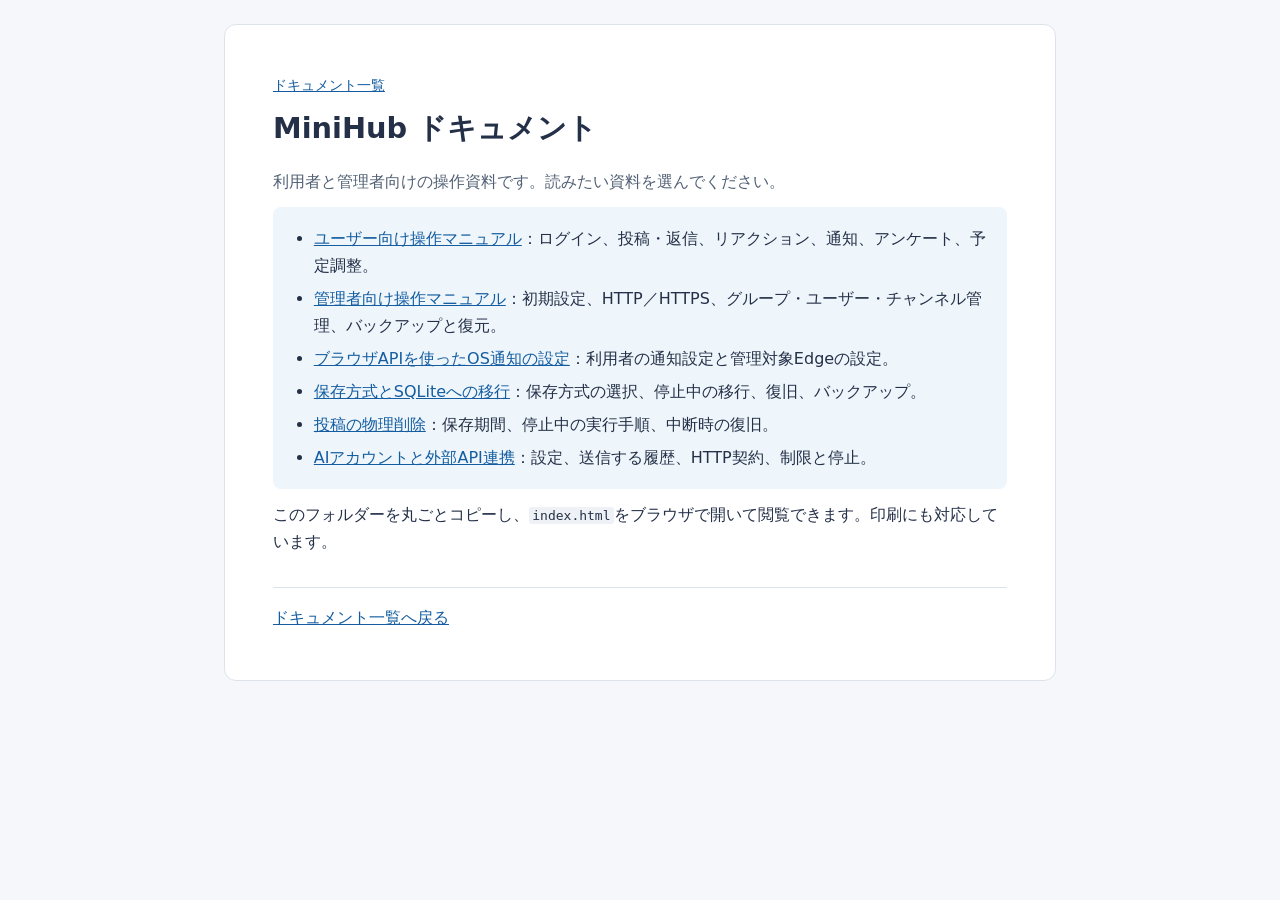
<file: docs_html/index.html>
<!doctype html>
<html lang="ja">
<head>
  <meta charset="utf-8">
  <meta name="viewport" content="width=device-width, initial-scale=1">
  <title>MiniHub ドキュメント</title>
  <link rel="stylesheet" href="docs.css">
</head>
<body>
<main>
  <p class="breadcrumb"><a href="index.html">ドキュメント一覧</a></p>
<h1>MiniHub ドキュメント</h1>
<p class="lead">利用者と管理者向けの操作資料です。読みたい資料を選んでください。</p>
<nav aria-label="資料一覧"><ul>
  <li><a href="user-manual.html">ユーザー向け操作マニュアル</a>：ログイン、投稿・返信、リアクション、通知、アンケート、予定調整。</li>
  <li><a href="admin-manual.html">管理者向け操作マニュアル</a>：初期設定、HTTP／HTTPS、グループ・ユーザー・チャンネル管理、バックアップと復元。</li>
  <li><a href="browser-notifications.html">ブラウザAPIを使ったOS通知の設定</a>：利用者の通知設定と管理対象Edgeの設定。</li>
  <li><a href="sqlite.html">保存方式とSQLiteへの移行</a>：保存方式の選択、停止中の移行、復旧、バックアップ。</li>
  <li><a href="retention-proposal.html">投稿の物理削除</a>：保存期間、停止中の実行手順、中断時の復旧。</li>
  <li><a href="ai.html">AIアカウントと外部API連携</a>：設定、送信する履歴、HTTP契約、制限と停止。</li>
</ul></nav>
<p>このフォルダーを丸ごとコピーし、<code>index.html</code>をブラウザで開いて閲覧できます。印刷にも対応しています。</p>
  <footer><a href="index.html">ドキュメント一覧へ戻る</a></footer>
</main>
</body>
</html>
</file>
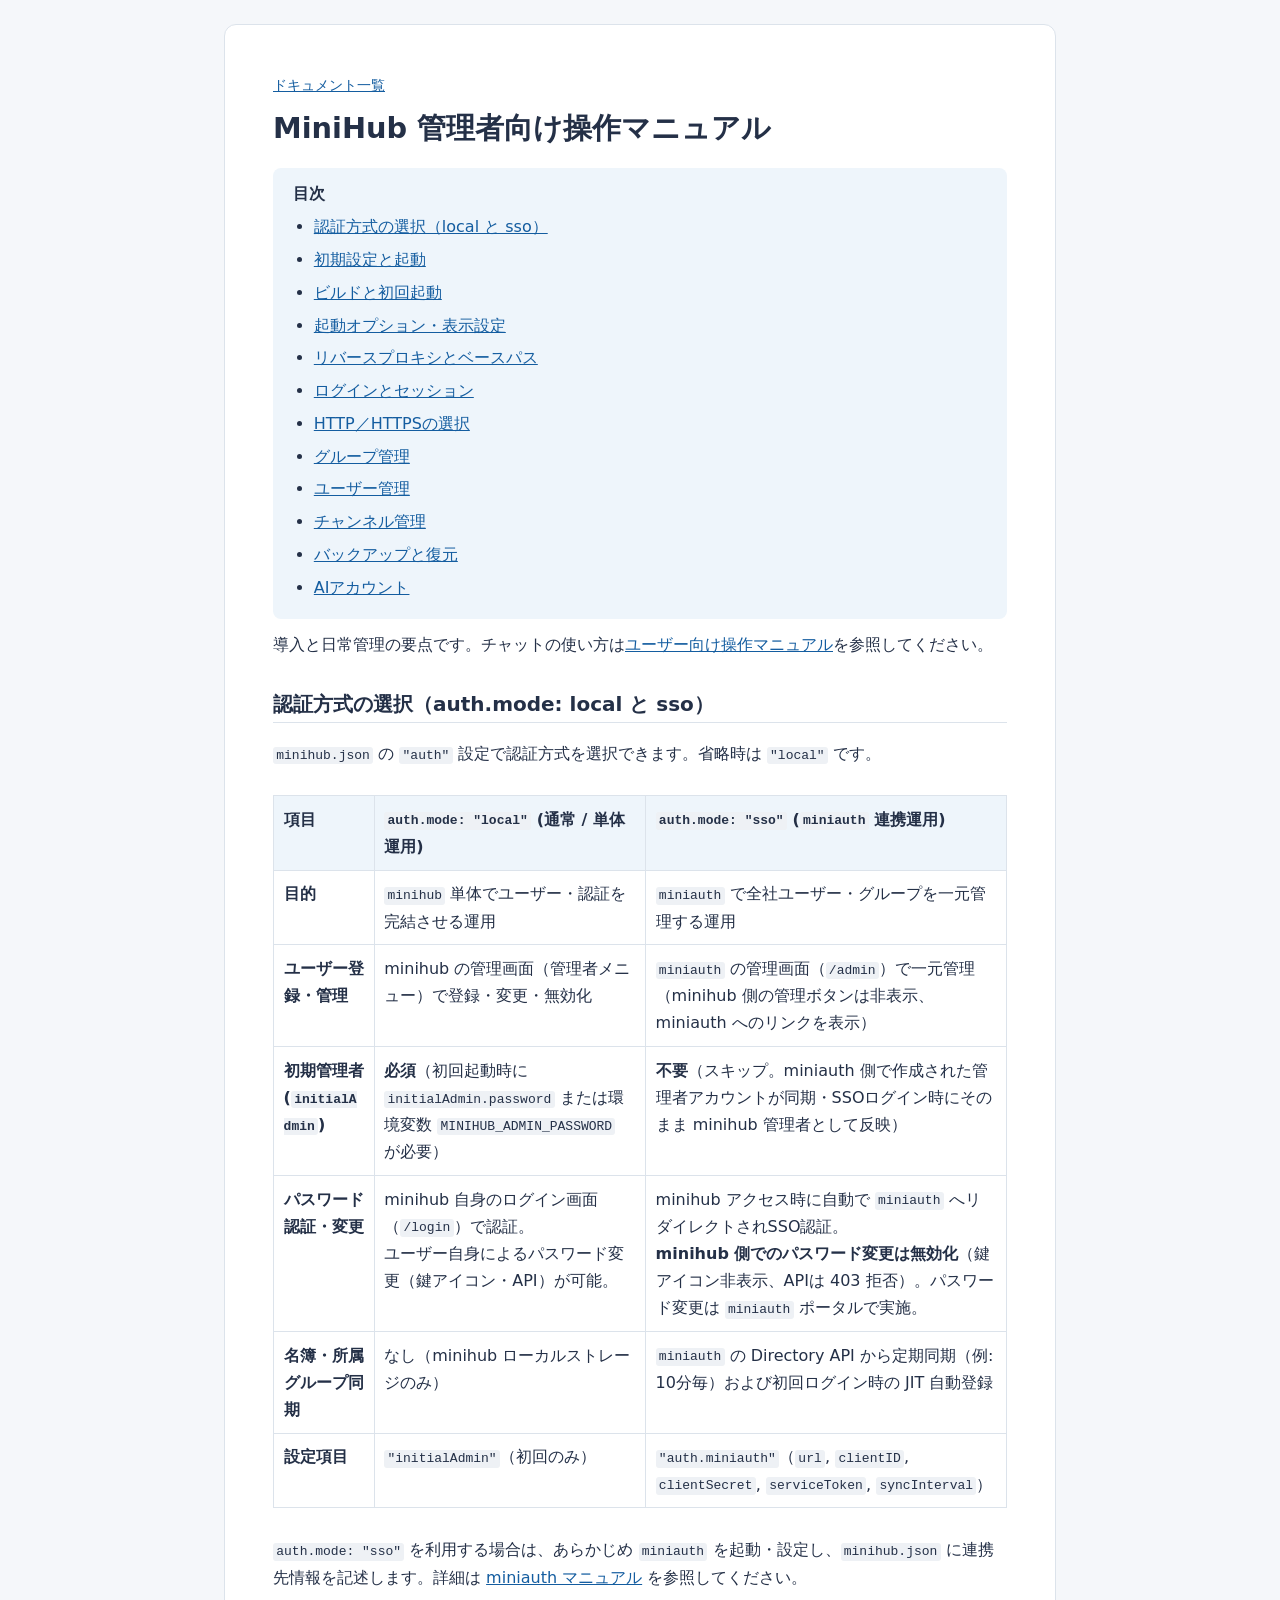
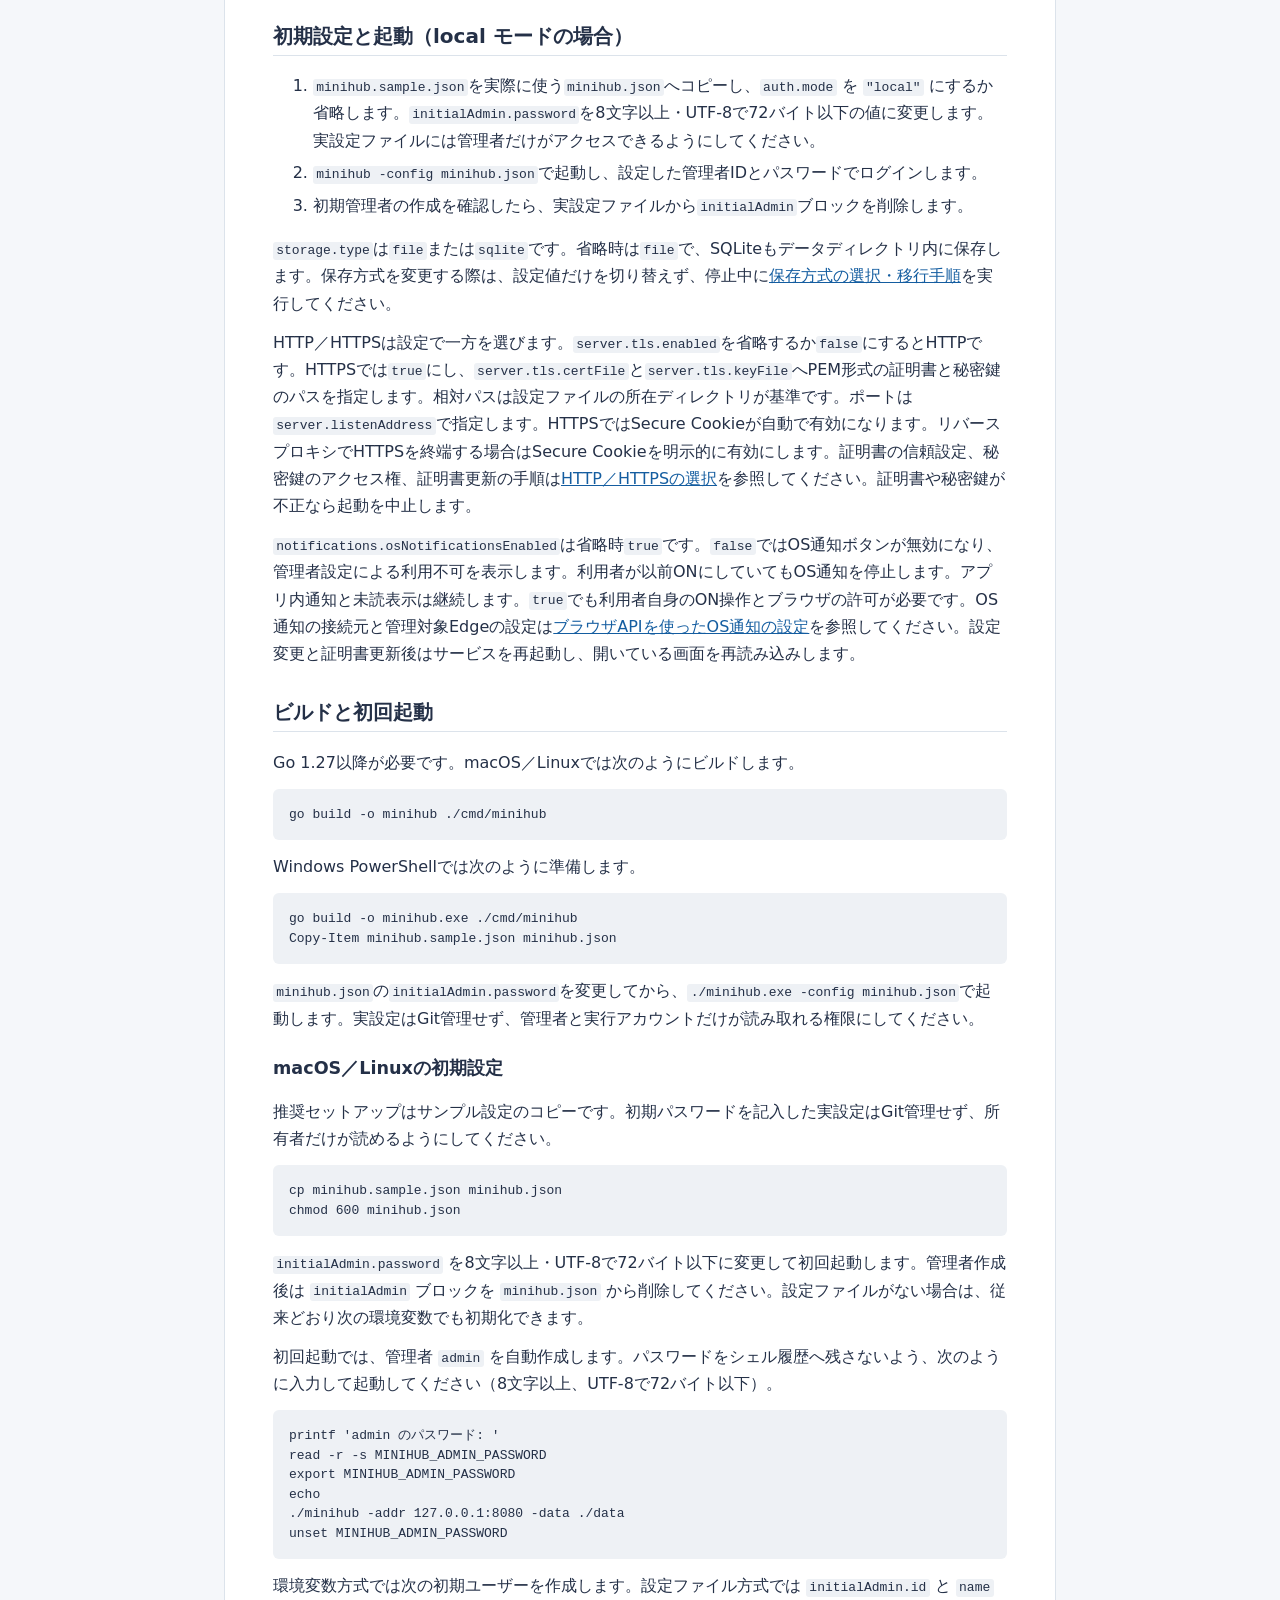
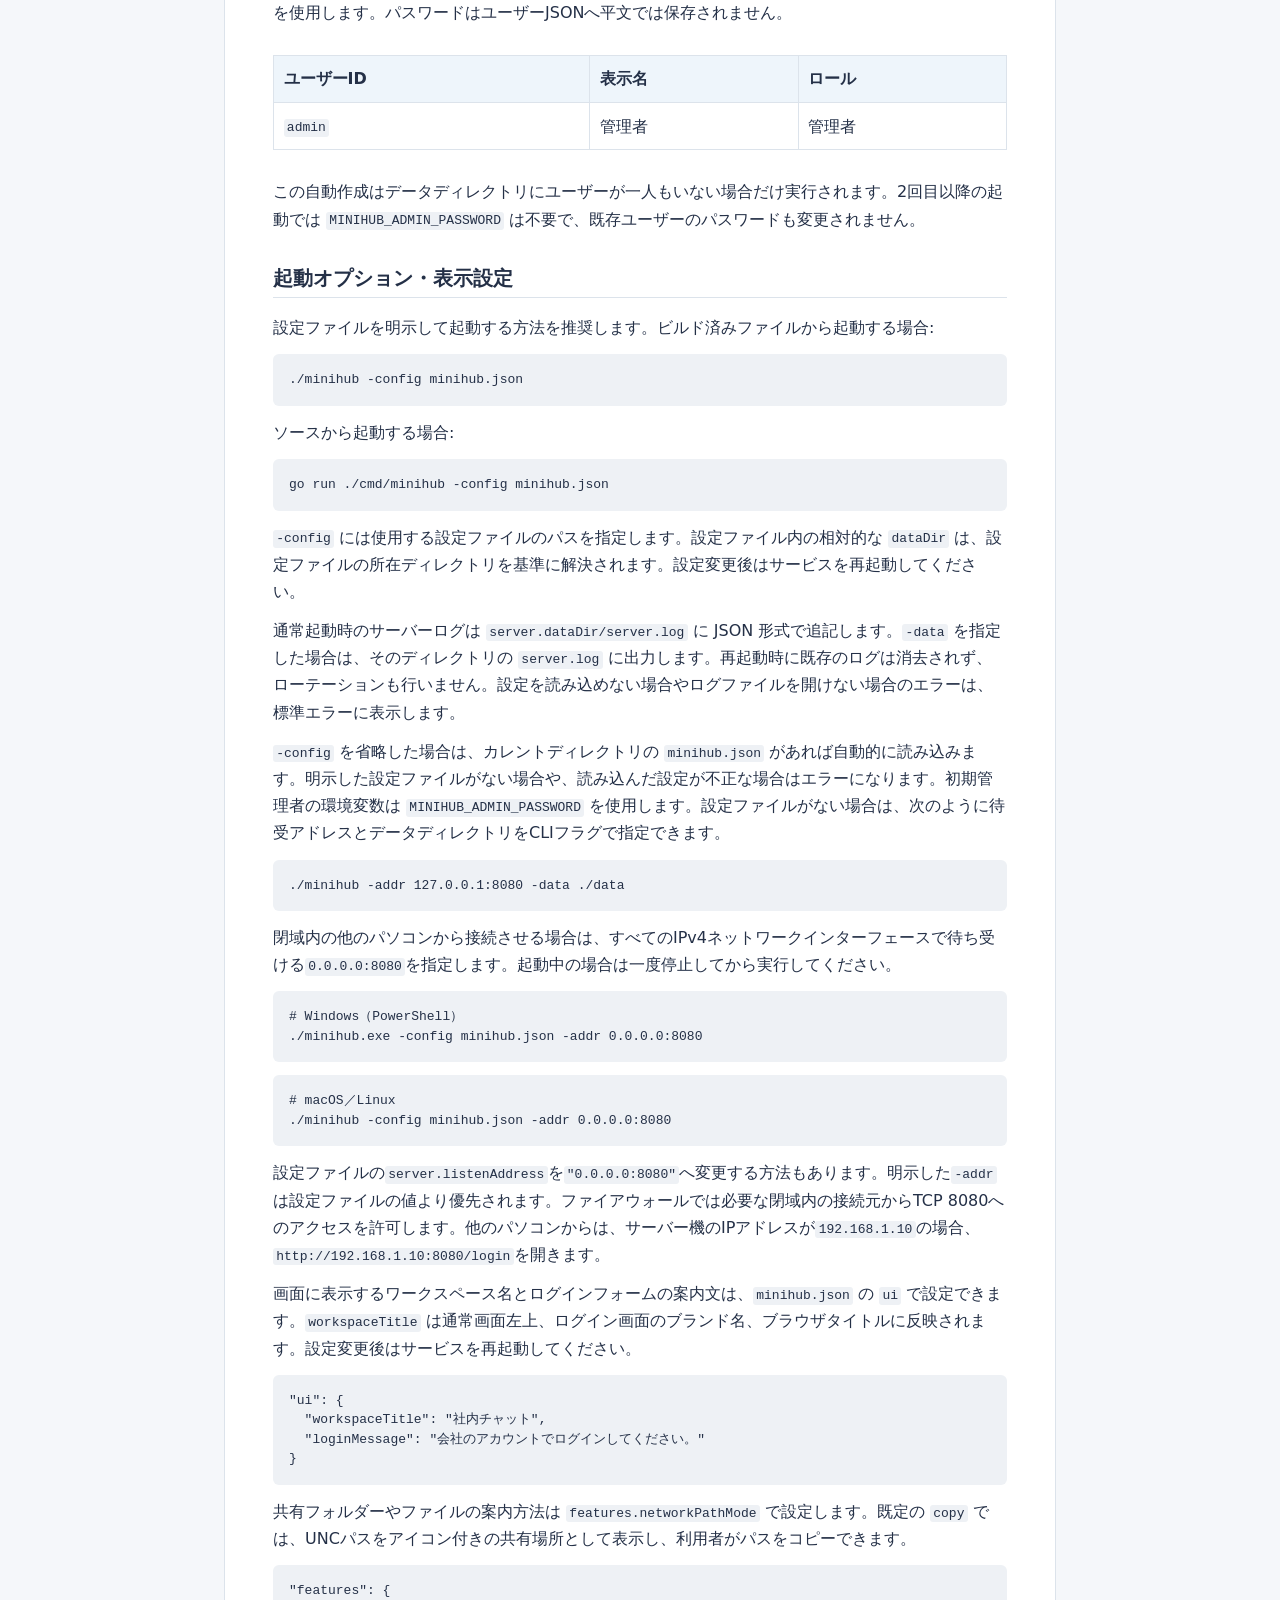
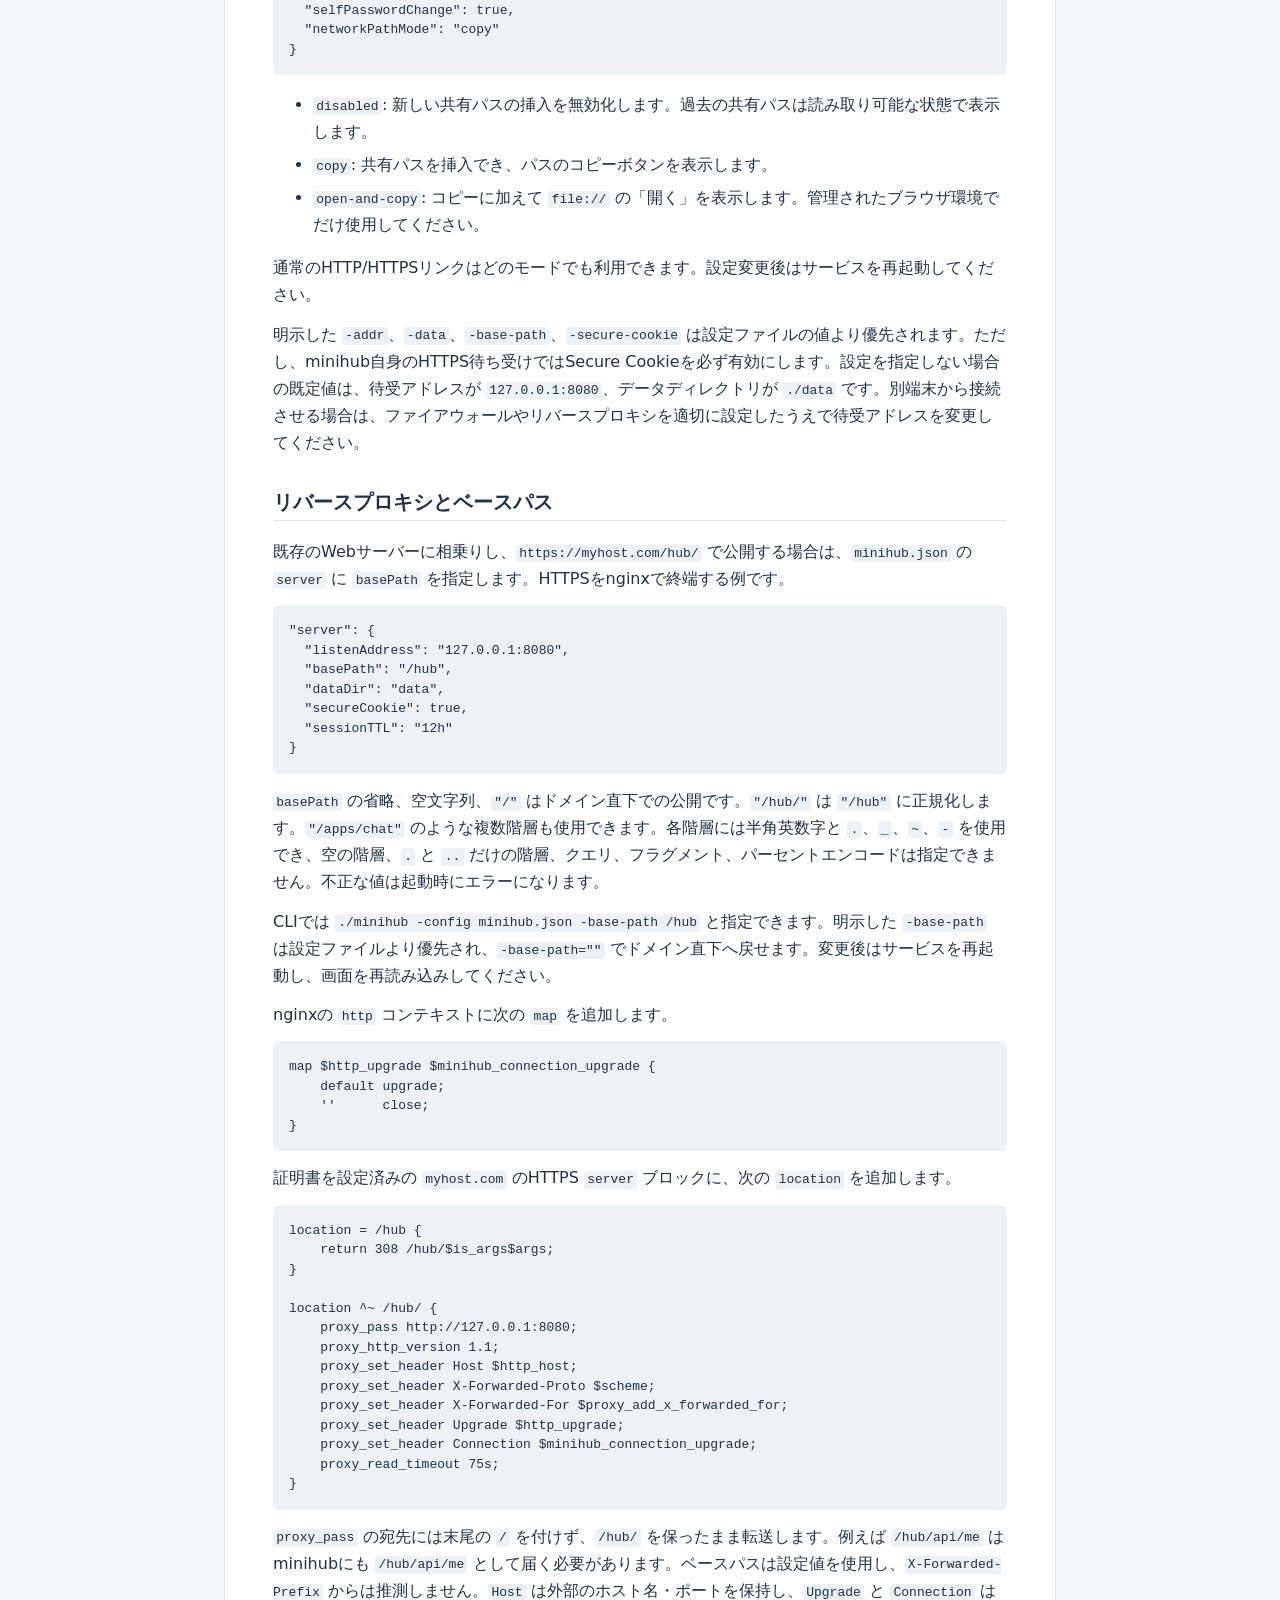
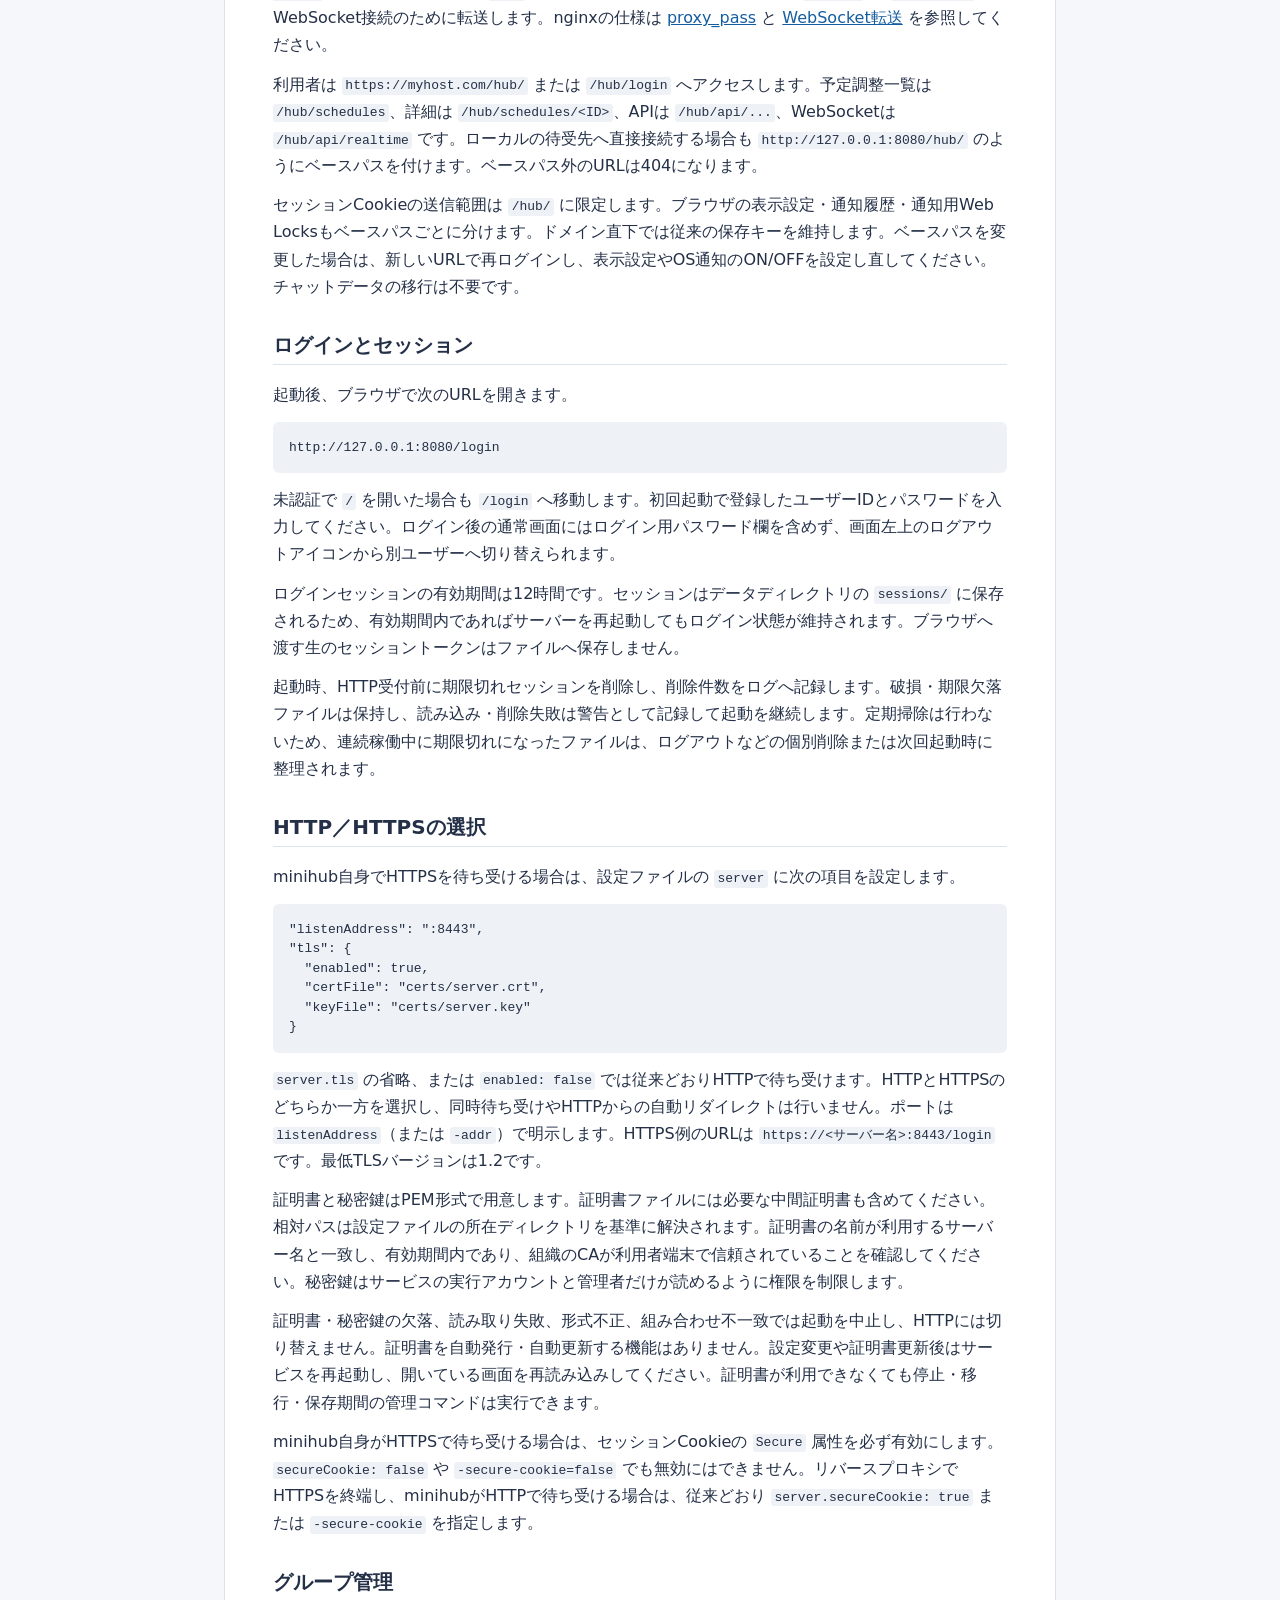
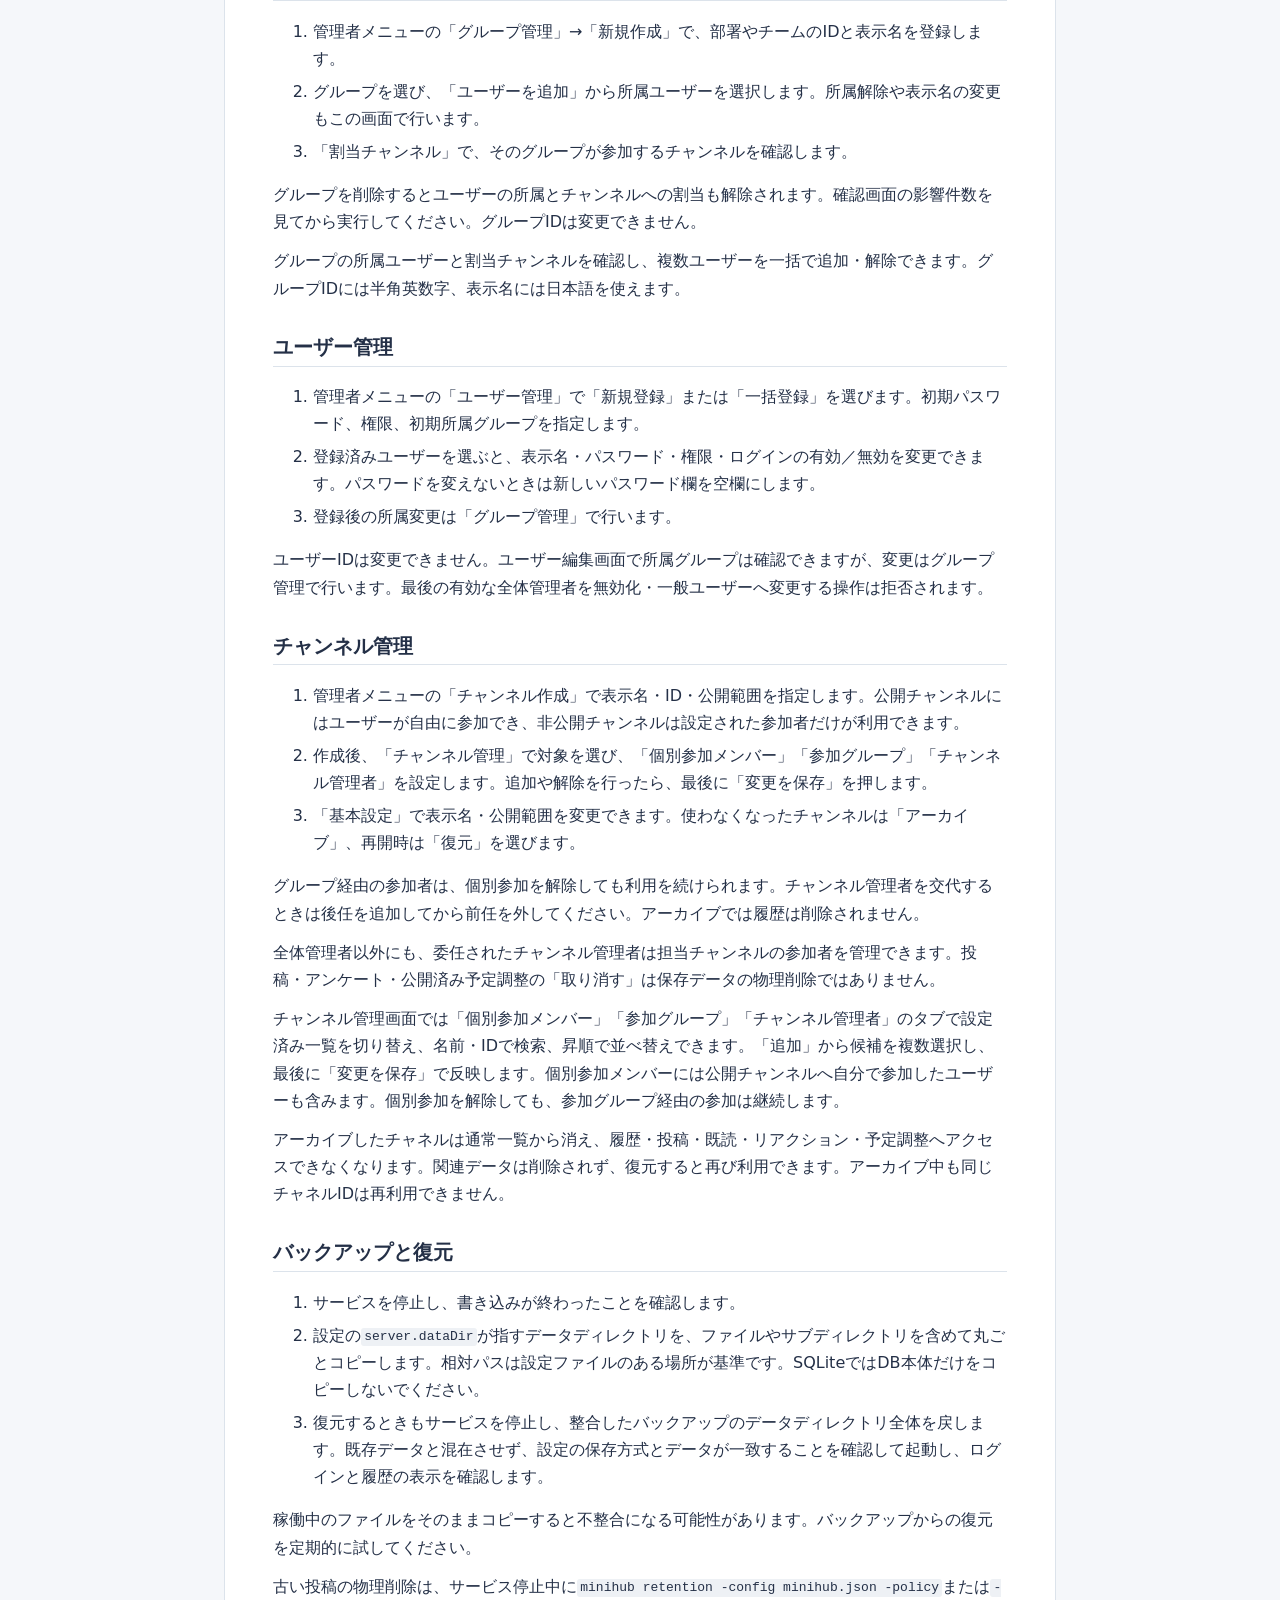
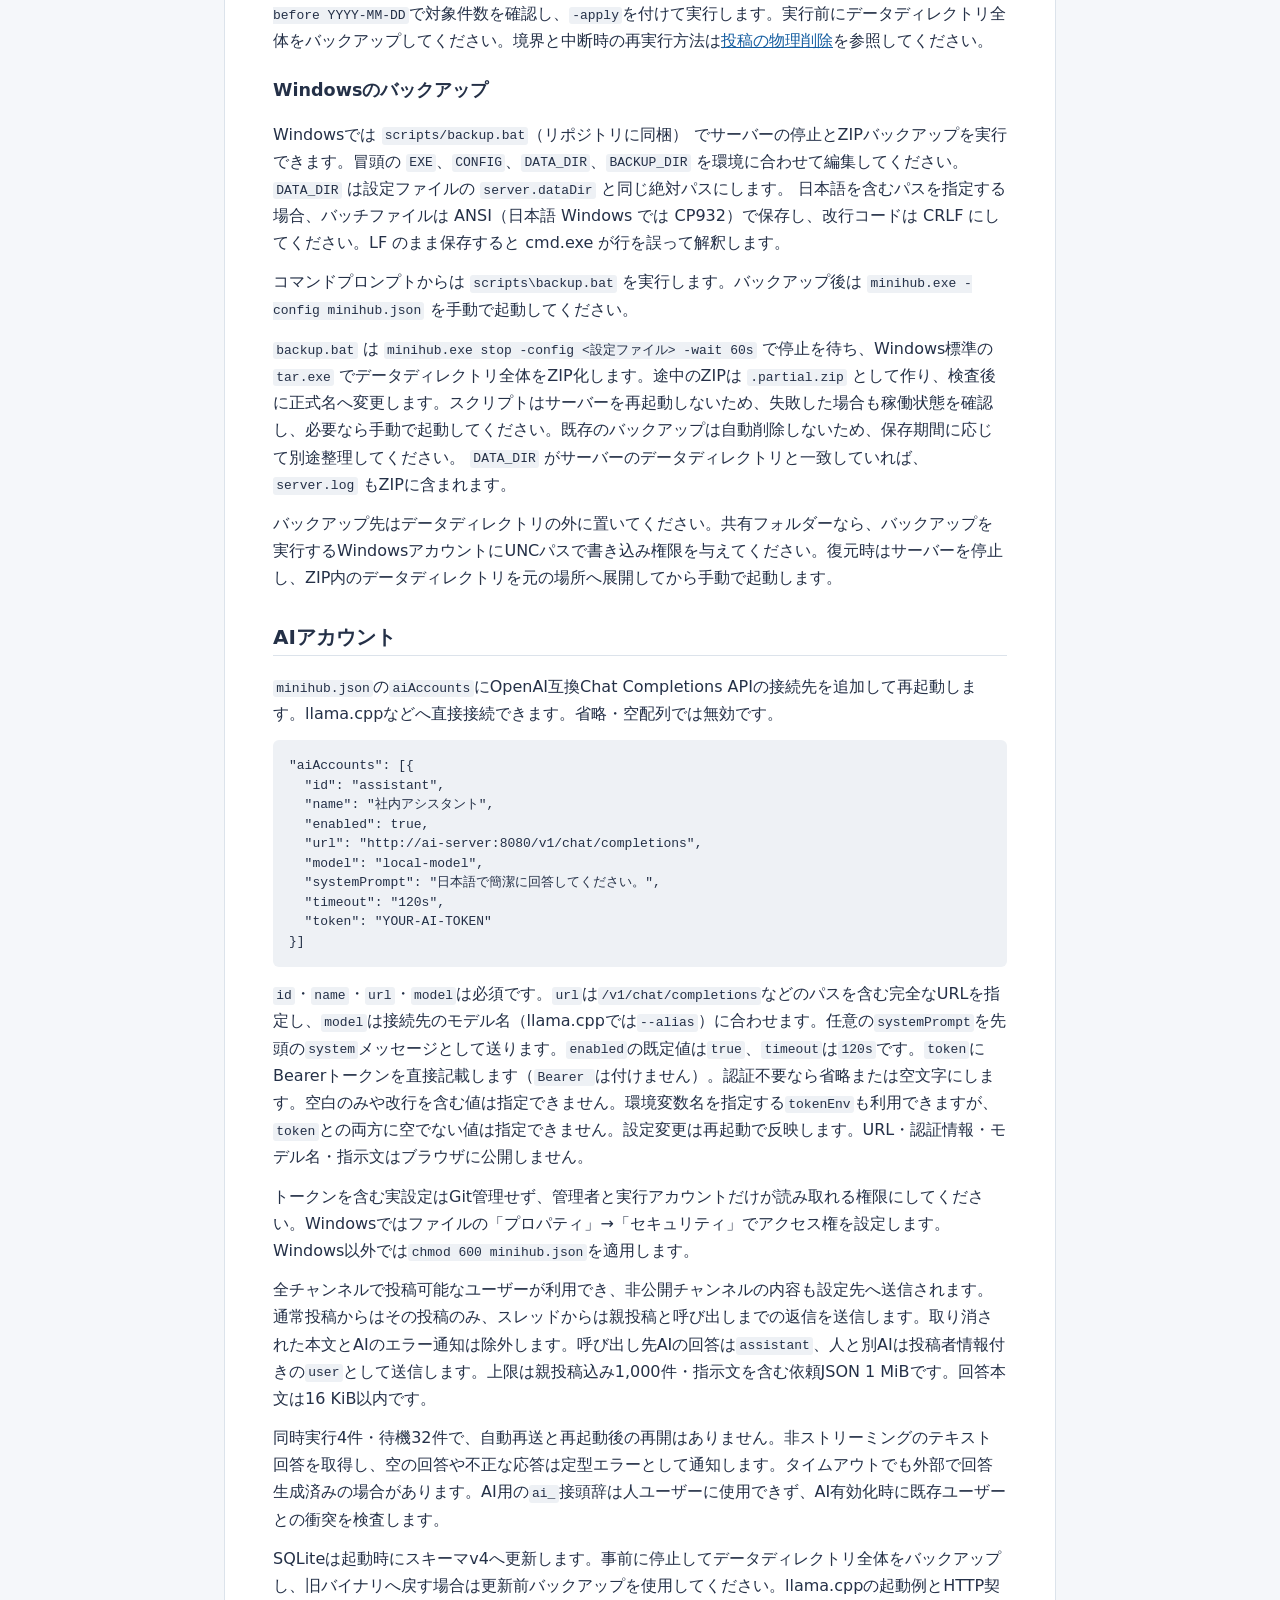
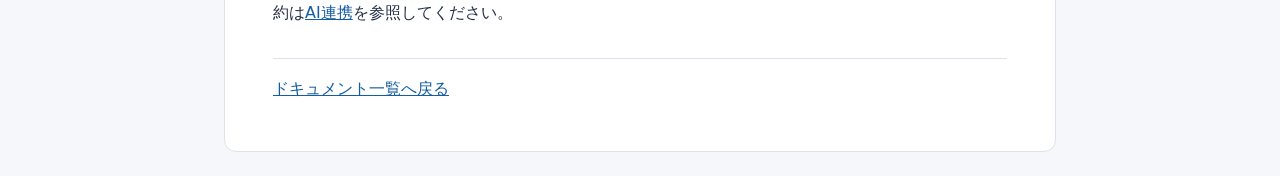
<file: docs_html/admin-manual.html>
<!doctype html>
<html lang="ja">
<head>
  <meta charset="utf-8">
  <meta name="viewport" content="width=device-width, initial-scale=1">
  <title>MiniHub 管理者向け操作マニュアル</title>
  <link rel="stylesheet" href="docs.css">
</head>
<body>
<main>
  <p class="breadcrumb"><a href="index.html">ドキュメント一覧</a></p>
<h1 id="section-1">MiniHub 管理者向け操作マニュアル</h1>
<nav aria-label="目次"><strong>目次</strong><ul><li><a href="#auth-mode">認証方式の選択（local と sso）</a></li><li><a href="#setup">初期設定と起動</a></li><li><a href="#section-3">ビルドと初回起動</a></li><li><a href="#section-5">起動オプション・表示設定</a></li><li><a href="#base-path">リバースプロキシとベースパス</a></li><li><a href="#section-6">ログインとセッション</a></li><li><a href="#https">HTTP／HTTPSの選択</a></li><li><a href="#groups">グループ管理</a></li><li><a href="#users">ユーザー管理</a></li><li><a href="#channels">チャンネル管理</a></li><li><a href="#backup">バックアップと復元</a></li><li><a href="#aiアカウント">AIアカウント</a></li></ul></nav>
<p>導入と日常管理の要点です。チャットの使い方は<a href="user-manual.html">ユーザー向け操作マニュアル</a>を参照してください。</p>
<h2 id="auth-mode">認証方式の選択（auth.mode: local と sso）</h2>
<p><code>minihub.json</code> の <code>"auth"</code> 設定で認証方式を選択できます。省略時は <code>"local"</code> です。</p>
<div class="table-wrap"><table><thead><tr><th scope="col">項目</th><th scope="col"><code>auth.mode: "local"</code> (通常 / 単体運用)</th><th scope="col"><code>auth.mode: "sso"</code> (<code>miniauth</code> 連携運用)</th></tr></thead><tbody>
<tr><td><strong>目的</strong></td><td><code>minihub</code> 単体でユーザー・認証を完結させる運用</td><td><code>miniauth</code> で全社ユーザー・グループを一元管理する運用</td></tr>
<tr><td><strong>ユーザー登録・管理</strong></td><td>minihub の管理画面（管理者メニュー）で登録・変更・無効化</td><td><code>miniauth</code> の管理画面（<code>/admin</code>）で一元管理（minihub 側の管理ボタンは非表示、miniauth へのリンクを表示）</td></tr>
<tr><td><strong>初期管理者 (<code>initialAdmin</code>)</strong></td><td><strong>必須</strong>（初回起動時に <code>initialAdmin.password</code> または環境変数 <code>MINIHUB_ADMIN_PASSWORD</code> が必要）</td><td><strong>不要</strong>（スキップ。miniauth 側で作成された管理者アカウントが同期・SSOログイン時にそのまま minihub 管理者として反映）</td></tr>
<tr><td><strong>パスワード認証・変更</strong></td><td>minihub 自身のログイン画面（<code>/login</code>）で認証。<br>ユーザー自身によるパスワード変更（鍵アイコン・API）が可能。</td><td>minihub アクセス時に自動で <code>miniauth</code> へリダイレクトされSSO認証。<br><strong>minihub 側でのパスワード変更は無効化</strong>（鍵アイコン非表示、APIは 403 拒否）。パスワード変更は <code>miniauth</code> ポータルで実施。</td></tr>
<tr><td><strong>名簿・所属グループ同期</strong></td><td>なし（minihub ローカルストレージのみ）</td><td><code>miniauth</code> の Directory API から定期同期（例: 10分毎）および初回ログイン時の JIT 自動登録</td></tr>
<tr><td><strong>設定項目</strong></td><td><code>"initialAdmin"</code>（初回のみ）</td><td><code>"auth.miniauth"</code>（<code>url</code>, <code>clientID</code>, <code>clientSecret</code>, <code>serviceToken</code>, <code>syncInterval</code>）</td></tr>
</tbody></table></div>
<p><code>auth.mode: "sso"</code> を利用する場合は、あらかじめ <code>miniauth</code> を起動・設定し、<code>minihub.json</code> に連携先情報を記述します。詳細は <a href="../docs/miniauth.md">miniauth マニュアル</a> を参照してください。</p>
<h2 id="setup">初期設定と起動（local モードの場合）</h2>
<ol>
<li><code>minihub.sample.json</code>を実際に使う<code>minihub.json</code>へコピーし、<code>auth.mode</code> を <code>"local"</code> にするか省略します。<code>initialAdmin.password</code>を8文字以上・UTF-8で72バイト以下の値に変更します。実設定ファイルには管理者だけがアクセスできるようにしてください。</li>
<li><code>minihub -config minihub.json</code>で起動し、設定した管理者IDとパスワードでログインします。</li>
<li>初期管理者の作成を確認したら、実設定ファイルから<code>initialAdmin</code>ブロックを削除します。</li>
</ol>
<p><code>storage.type</code>は<code>file</code>または<code>sqlite</code>です。省略時は<code>file</code>で、SQLiteもデータディレクトリ内に保存します。保存方式を変更する際は、設定値だけを切り替えず、停止中に<a href="sqlite.html">保存方式の選択・移行手順</a>を実行してください。</p>
<p>HTTP／HTTPSは設定で一方を選びます。<code>server.tls.enabled</code>を省略するか<code>false</code>にするとHTTPです。HTTPSでは<code>true</code>にし、<code>server.tls.certFile</code>と<code>server.tls.keyFile</code>へPEM形式の証明書と秘密鍵のパスを指定します。相対パスは設定ファイルの所在ディレクトリが基準です。ポートは<code>server.listenAddress</code>で指定します。HTTPSではSecure Cookieが自動で有効になります。リバースプロキシでHTTPSを終端する場合はSecure Cookieを明示的に有効にします。証明書の信頼設定、秘密鍵のアクセス権、証明書更新の手順は<a href="#https">HTTP／HTTPSの選択</a>を参照してください。証明書や秘密鍵が不正なら起動を中止します。</p>
<p><code>notifications.osNotificationsEnabled</code>は省略時<code>true</code>です。<code>false</code>ではOS通知ボタンが無効になり、管理者設定による利用不可を表示します。利用者が以前ONにしていてもOS通知を停止します。アプリ内通知と未読表示は継続します。<code>true</code>でも利用者自身のON操作とブラウザの許可が必要です。OS通知の接続元と管理対象Edgeの設定は<a href="browser-notifications.html">ブラウザAPIを使ったOS通知の設定</a>を参照してください。設定変更と証明書更新後はサービスを再起動し、開いている画面を再読み込みします。</p>
<h2 id="section-3">ビルドと初回起動</h2>
<p>Go 1.27以降が必要です。macOS／Linuxでは次のようにビルドします。</p>
<pre><code>go build -o minihub ./cmd/minihub</code></pre>
<p>Windows PowerShellでは次のように準備します。</p>
<pre><code>go build -o minihub.exe ./cmd/minihub
Copy-Item minihub.sample.json minihub.json</code></pre>
<p><code>minihub.json</code>の<code>initialAdmin.password</code>を変更してから、<code>./minihub.exe -config minihub.json</code>で起動します。実設定はGit管理せず、管理者と実行アカウントだけが読み取れる権限にしてください。</p>
<h3 id="section-4">macOS／Linuxの初期設定</h3>
<p>推奨セットアップはサンプル設定のコピーです。初期パスワードを記入した実設定はGit管理せず、所有者だけが読めるようにしてください。</p>
<pre><code>cp minihub.sample.json minihub.json
chmod 600 minihub.json</code></pre>
<p><code>initialAdmin.password</code> を8文字以上・UTF-8で72バイト以下に変更して初回起動します。管理者作成後は <code>initialAdmin</code> ブロックを <code>minihub.json</code> から削除してください。設定ファイルがない場合は、従来どおり次の環境変数でも初期化できます。</p>
<p>初回起動では、管理者 <code>admin</code> を自動作成します。パスワードをシェル履歴へ残さないよう、次のように入力して起動してください（8文字以上、UTF-8で72バイト以下）。</p>
<pre><code>printf &#x27;admin のパスワード: &#x27;
read -r -s MINIHUB_ADMIN_PASSWORD
export MINIHUB_ADMIN_PASSWORD
echo
./minihub -addr 127.0.0.1:8080 -data ./data
unset MINIHUB_ADMIN_PASSWORD</code></pre>
<p>環境変数方式では次の初期ユーザーを作成します。設定ファイル方式では <code>initialAdmin.id</code> と <code>name</code> を使用します。パスワードはユーザーJSONへ平文では保存されません。</p>
<div class="table-wrap"><table><thead><tr><th scope="col">ユーザーID</th><th scope="col">表示名</th><th scope="col">ロール</th></tr></thead><tbody>
<tr><td><code>admin</code></td><td>管理者</td><td>管理者</td></tr>
</tbody></table></div>
<p>この自動作成はデータディレクトリにユーザーが一人もいない場合だけ実行されます。2回目以降の起動では <code>MINIHUB_ADMIN_PASSWORD</code> は不要で、既存ユーザーのパスワードも変更されません。</p>
<h2 id="section-5">起動オプション・表示設定</h2>
<p>設定ファイルを明示して起動する方法を推奨します。ビルド済みファイルから起動する場合:</p>
<pre><code>./minihub -config minihub.json</code></pre>
<p>ソースから起動する場合:</p>
<pre><code>go run ./cmd/minihub -config minihub.json</code></pre>
<p><code>-config</code> には使用する設定ファイルのパスを指定します。設定ファイル内の相対的な <code>dataDir</code> は、設定ファイルの所在ディレクトリを基準に解決されます。設定変更後はサービスを再起動してください。</p>
<p>通常起動時のサーバーログは <code>server.dataDir/server.log</code> に JSON 形式で追記します。<code>-data</code> を指定した場合は、そのディレクトリの <code>server.log</code> に出力します。再起動時に既存のログは消去されず、ローテーションも行いません。設定を読み込めない場合やログファイルを開けない場合のエラーは、標準エラーに表示します。</p>
<p><code>-config</code> を省略した場合は、カレントディレクトリの <code>minihub.json</code> があれば自動的に読み込みます。明示した設定ファイルがない場合や、読み込んだ設定が不正な場合はエラーになります。初期管理者の環境変数は <code>MINIHUB_ADMIN_PASSWORD</code> を使用します。設定ファイルがない場合は、次のように待受アドレスとデータディレクトリをCLIフラグで指定できます。</p>
<pre><code>./minihub -addr 127.0.0.1:8080 -data ./data</code></pre>
<p>閉域内の他のパソコンから接続させる場合は、すべてのIPv4ネットワークインターフェースで待ち受ける<code>0.0.0.0:8080</code>を指定します。起動中の場合は一度停止してから実行してください。</p>
<pre><code># Windows（PowerShell）
./minihub.exe -config minihub.json -addr 0.0.0.0:8080</code></pre>
<pre><code># macOS／Linux
./minihub -config minihub.json -addr 0.0.0.0:8080</code></pre>
<p>設定ファイルの<code>server.listenAddress</code>を<code>&quot;0.0.0.0:8080&quot;</code>へ変更する方法もあります。明示した<code>-addr</code>は設定ファイルの値より優先されます。ファイアウォールでは必要な閉域内の接続元からTCP 8080へのアクセスを許可します。他のパソコンからは、サーバー機のIPアドレスが<code>192.168.1.10</code>の場合、<code>http://192.168.1.10:8080/login</code>を開きます。</p>
<p>画面に表示するワークスペース名とログインフォームの案内文は、<code>minihub.json</code> の <code>ui</code> で設定できます。<code>workspaceTitle</code> は通常画面左上、ログイン画面のブランド名、ブラウザタイトルに反映されます。設定変更後はサービスを再起動してください。</p>
<pre><code>&quot;ui&quot;: {
  &quot;workspaceTitle&quot;: &quot;社内チャット&quot;,
  &quot;loginMessage&quot;: &quot;会社のアカウントでログインしてください。&quot;
}</code></pre>
<p>共有フォルダーやファイルの案内方法は <code>features.networkPathMode</code> で設定します。既定の <code>copy</code> では、UNCパスをアイコン付きの共有場所として表示し、利用者がパスをコピーできます。</p>
<pre><code>&quot;features&quot;: {
  &quot;selfPasswordChange&quot;: true,
  &quot;networkPathMode&quot;: &quot;copy&quot;
}</code></pre>
<ul>
<li><code>disabled</code>: 新しい共有パスの挿入を無効化します。過去の共有パスは読み取り可能な状態で表示します。</li>
<li><code>copy</code>: 共有パスを挿入でき、パスのコピーボタンを表示します。</li>
<li><code>open-and-copy</code>: コピーに加えて <code>file://</code> の「開く」を表示します。管理されたブラウザ環境でだけ使用してください。</li>
</ul>
<p>通常のHTTP/HTTPSリンクはどのモードでも利用できます。設定変更後はサービスを再起動してください。</p>
<p>明示した <code>-addr</code>、<code>-data</code>、<code>-base-path</code>、<code>-secure-cookie</code> は設定ファイルの値より優先されます。ただし、minihub自身のHTTPS待ち受けではSecure Cookieを必ず有効にします。設定を指定しない場合の既定値は、待受アドレスが <code>127.0.0.1:8080</code>、データディレクトリが <code>./data</code> です。別端末から接続させる場合は、ファイアウォールやリバースプロキシを適切に設定したうえで待受アドレスを変更してください。</p>
<h2 id="base-path">リバースプロキシとベースパス</h2>
<p>既存のWebサーバーに相乗りし、<code>https://myhost.com/hub/</code> で公開する場合は、<code>minihub.json</code> の <code>server</code> に <code>basePath</code> を指定します。HTTPSをnginxで終端する例です。</p>
<pre><code>&quot;server&quot;: {
  &quot;listenAddress&quot;: &quot;127.0.0.1:8080&quot;,
  &quot;basePath&quot;: &quot;/hub&quot;,
  &quot;dataDir&quot;: &quot;data&quot;,
  &quot;secureCookie&quot;: true,
  &quot;sessionTTL&quot;: &quot;12h&quot;
}</code></pre>
<p><code>basePath</code> の省略、空文字列、<code>&quot;/&quot;</code> はドメイン直下での公開です。<code>&quot;/hub/&quot;</code> は <code>&quot;/hub&quot;</code> に正規化します。<code>&quot;/apps/chat&quot;</code> のような複数階層も使用できます。各階層には半角英数字と <code>.</code>、<code>_</code>、<code>~</code>、<code>-</code> を使用でき、空の階層、<code>.</code> と <code>..</code> だけの階層、クエリ、フラグメント、パーセントエンコードは指定できません。不正な値は起動時にエラーになります。</p>
<p>CLIでは <code>./minihub -config minihub.json -base-path /hub</code> と指定できます。明示した <code>-base-path</code> は設定ファイルより優先され、<code>-base-path=&quot;&quot;</code> でドメイン直下へ戻せます。変更後はサービスを再起動し、画面を再読み込みしてください。</p>
<p>nginxの <code>http</code> コンテキストに次の <code>map</code> を追加します。</p>
<pre><code>map $http_upgrade $minihub_connection_upgrade {
    default upgrade;
    &#x27;&#x27;      close;
}</code></pre>
<p>証明書を設定済みの <code>myhost.com</code> のHTTPS <code>server</code> ブロックに、次の <code>location</code> を追加します。</p>
<pre><code>location = /hub {
    return 308 /hub/$is_args$args;
}

location ^~ /hub/ {
    proxy_pass http://127.0.0.1:8080;
    proxy_http_version 1.1;
    proxy_set_header Host $http_host;
    proxy_set_header X-Forwarded-Proto $scheme;
    proxy_set_header X-Forwarded-For $proxy_add_x_forwarded_for;
    proxy_set_header Upgrade $http_upgrade;
    proxy_set_header Connection $minihub_connection_upgrade;
    proxy_read_timeout 75s;
}</code></pre>
<p><code>proxy_pass</code> の宛先には末尾の <code>/</code> を付けず、<code>/hub/</code> を保ったまま転送します。例えば <code>/hub/api/me</code> はminihubにも <code>/hub/api/me</code> として届く必要があります。ベースパスは設定値を使用し、<code>X-Forwarded-Prefix</code> からは推測しません。<code>Host</code> は外部のホスト名・ポートを保持し、<code>Upgrade</code> と <code>Connection</code> はWebSocket接続のために転送します。nginxの仕様は <a href="https://nginx.org/en/docs/http/ngx_http_proxy_module.html#proxy_pass">proxy_pass</a> と <a href="https://nginx.org/en/docs/http/websocket.html">WebSocket転送</a> を参照してください。</p>
<p>利用者は <code>https://myhost.com/hub/</code> または <code>/hub/login</code> へアクセスします。予定調整一覧は <code>/hub/schedules</code>、詳細は <code>/hub/schedules/&lt;ID&gt;</code>、APIは <code>/hub/api/...</code>、WebSocketは <code>/hub/api/realtime</code> です。ローカルの待受先へ直接接続する場合も <code>http://127.0.0.1:8080/hub/</code> のようにベースパスを付けます。ベースパス外のURLは404になります。</p>
<p>セッションCookieの送信範囲は <code>/hub/</code> に限定します。ブラウザの表示設定・通知履歴・通知用Web Locksもベースパスごとに分けます。ドメイン直下では従来の保存キーを維持します。ベースパスを変更した場合は、新しいURLで再ログインし、表示設定やOS通知のON/OFFを設定し直してください。チャットデータの移行は不要です。</p>
<h2 id="section-6">ログインとセッション</h2>
<p>起動後、ブラウザで次のURLを開きます。</p>
<pre><code>http://127.0.0.1:8080/login</code></pre>
<p>未認証で <code>/</code> を開いた場合も <code>/login</code> へ移動します。初回起動で登録したユーザーIDとパスワードを入力してください。ログイン後の通常画面にはログイン用パスワード欄を含めず、画面左上のログアウトアイコンから別ユーザーへ切り替えられます。</p>
<p>ログインセッションの有効期間は12時間です。セッションはデータディレクトリの <code>sessions/</code> に保存されるため、有効期間内であればサーバーを再起動してもログイン状態が維持されます。ブラウザへ渡す生のセッショントークンはファイルへ保存しません。</p>
<p>起動時、HTTP受付前に期限切れセッションを削除し、削除件数をログへ記録します。破損・期限欠落ファイルは保持し、読み込み・削除失敗は警告として記録して起動を継続します。定期掃除は行わないため、連続稼働中に期限切れになったファイルは、ログアウトなどの個別削除または次回起動時に整理されます。</p>
<h2 id="https">HTTP／HTTPSの選択</h2>
<p>minihub自身でHTTPSを待ち受ける場合は、設定ファイルの <code>server</code> に次の項目を設定します。</p>
<pre><code>&quot;listenAddress&quot;: &quot;:8443&quot;,
&quot;tls&quot;: {
  &quot;enabled&quot;: true,
  &quot;certFile&quot;: &quot;certs/server.crt&quot;,
  &quot;keyFile&quot;: &quot;certs/server.key&quot;
}</code></pre>
<p><code>server.tls</code> の省略、または <code>enabled: false</code> では従来どおりHTTPで待ち受けます。HTTPとHTTPSのどちらか一方を選択し、同時待ち受けやHTTPからの自動リダイレクトは行いません。ポートは <code>listenAddress</code>（または <code>-addr</code>）で明示します。HTTPS例のURLは <code>https://&lt;サーバー名&gt;:8443/login</code> です。最低TLSバージョンは1.2です。</p>
<p>証明書と秘密鍵はPEM形式で用意します。証明書ファイルには必要な中間証明書も含めてください。相対パスは設定ファイルの所在ディレクトリを基準に解決されます。証明書の名前が利用するサーバー名と一致し、有効期間内であり、組織のCAが利用者端末で信頼されていることを確認してください。秘密鍵はサービスの実行アカウントと管理者だけが読めるように権限を制限します。</p>
<p>証明書・秘密鍵の欠落、読み取り失敗、形式不正、組み合わせ不一致では起動を中止し、HTTPには切り替えません。証明書を自動発行・自動更新する機能はありません。設定変更や証明書更新後はサービスを再起動し、開いている画面を再読み込みしてください。証明書が利用できなくても停止・移行・保存期間の管理コマンドは実行できます。</p>
<p>minihub自身がHTTPSで待ち受ける場合は、セッションCookieの <code>Secure</code> 属性を必ず有効にします。<code>secureCookie: false</code> や <code>-secure-cookie=false</code> でも無効にはできません。リバースプロキシでHTTPSを終端し、minihubがHTTPで待ち受ける場合は、従来どおり <code>server.secureCookie: true</code> または <code>-secure-cookie</code> を指定します。</p>
<h2 id="groups">グループ管理</h2>
<ol>
<li>管理者メニューの「グループ管理」→「新規作成」で、部署やチームのIDと表示名を登録します。</li>
<li>グループを選び、「ユーザーを追加」から所属ユーザーを選択します。所属解除や表示名の変更もこの画面で行います。</li>
<li>「割当チャンネル」で、そのグループが参加するチャンネルを確認します。</li>
</ol>
<p>グループを削除するとユーザーの所属とチャンネルへの割当も解除されます。確認画面の影響件数を見てから実行してください。グループIDは変更できません。</p>
<p>グループの所属ユーザーと割当チャンネルを確認し、複数ユーザーを一括で追加・解除できます。グループIDには半角英数字、表示名には日本語を使えます。</p>
<h2 id="users">ユーザー管理</h2>
<ol>
<li>管理者メニューの「ユーザー管理」で「新規登録」または「一括登録」を選びます。初期パスワード、権限、初期所属グループを指定します。</li>
<li>登録済みユーザーを選ぶと、表示名・パスワード・権限・ログインの有効／無効を変更できます。パスワードを変えないときは新しいパスワード欄を空欄にします。</li>
<li>登録後の所属変更は「グループ管理」で行います。</li>
</ol>
<p>ユーザーIDは変更できません。ユーザー編集画面で所属グループは確認できますが、変更はグループ管理で行います。最後の有効な全体管理者を無効化・一般ユーザーへ変更する操作は拒否されます。</p>
<h2 id="channels">チャンネル管理</h2>
<ol>
<li>管理者メニューの「チャンネル作成」で表示名・ID・公開範囲を指定します。公開チャンネルにはユーザーが自由に参加でき、非公開チャンネルは設定された参加者だけが利用できます。</li>
<li>作成後、「チャンネル管理」で対象を選び、「個別参加メンバー」「参加グループ」「チャンネル管理者」を設定します。追加や解除を行ったら、最後に「変更を保存」を押します。</li>
<li>「基本設定」で表示名・公開範囲を変更できます。使わなくなったチャンネルは「アーカイブ」、再開時は「復元」を選びます。</li>
</ol>
<p>グループ経由の参加者は、個別参加を解除しても利用を続けられます。チャンネル管理者を交代するときは後任を追加してから前任を外してください。アーカイブでは履歴は削除されません。</p>
<p>全体管理者以外にも、委任されたチャンネル管理者は担当チャンネルの参加者を管理できます。投稿・アンケート・公開済み予定調整の「取り消す」は保存データの物理削除ではありません。</p>
<p>チャンネル管理画面では「個別参加メンバー」「参加グループ」「チャンネル管理者」のタブで設定済み一覧を切り替え、名前・IDで検索、昇順で並べ替えできます。「追加」から候補を複数選択し、最後に「変更を保存」で反映します。個別参加メンバーには公開チャンネルへ自分で参加したユーザーも含みます。個別参加を解除しても、参加グループ経由の参加は継続します。</p>
<p>アーカイブしたチャネルは通常一覧から消え、履歴・投稿・既読・リアクション・予定調整へアクセスできなくなります。関連データは削除されず、復元すると再び利用できます。アーカイブ中も同じチャネルIDは再利用できません。</p>
<h2 id="backup">バックアップと復元</h2>
<ol>
<li>サービスを停止し、書き込みが終わったことを確認します。</li>
<li>設定の<code>server.dataDir</code>が指すデータディレクトリを、ファイルやサブディレクトリを含めて丸ごとコピーします。相対パスは設定ファイルのある場所が基準です。SQLiteではDB本体だけをコピーしないでください。</li>
<li>復元するときもサービスを停止し、整合したバックアップのデータディレクトリ全体を戻します。既存データと混在させず、設定の保存方式とデータが一致することを確認して起動し、ログインと履歴の表示を確認します。</li>
</ol>
<p>稼働中のファイルをそのままコピーすると不整合になる可能性があります。バックアップからの復元を定期的に試してください。</p>
<p>古い投稿の物理削除は、サービス停止中に<code>minihub retention -config minihub.json -policy</code>または<code>-before YYYY-MM-DD</code>で対象件数を確認し、<code>-apply</code>を付けて実行します。実行前にデータディレクトリ全体をバックアップしてください。境界と中断時の再実行方法は<a href="retention-proposal.html">投稿の物理削除</a>を参照してください。</p>
<h3 id="windows-backup">Windowsのバックアップ</h3>
<p>Windowsでは <code>scripts/backup.bat</code>（リポジトリに同梱） でサーバーの停止とZIPバックアップを実行できます。冒頭の <code>EXE</code>、<code>CONFIG</code>、<code>DATA_DIR</code>、<code>BACKUP_DIR</code> を環境に合わせて編集してください。<code>DATA_DIR</code> は設定ファイルの <code>server.dataDir</code> と同じ絶対パスにします。 日本語を含むパスを指定する場合、バッチファイルは ANSI（日本語 Windows では CP932）で保存し、改行コードは CRLF にしてください。LF のまま保存すると cmd.exe が行を誤って解釈します。</p>
<p>コマンドプロンプトからは <code>scripts\backup.bat</code> を実行します。バックアップ後は <code>minihub.exe -config minihub.json</code> を手動で起動してください。</p>
<p><code>backup.bat</code> は <code>minihub.exe stop -config &lt;設定ファイル&gt; -wait 60s</code> で停止を待ち、Windows標準の <code>tar.exe</code> でデータディレクトリ全体をZIP化します。途中のZIPは <code>.partial.zip</code> として作り、検査後に正式名へ変更します。スクリプトはサーバーを再起動しないため、失敗した場合も稼働状態を確認し、必要なら手動で起動してください。既存のバックアップは自動削除しないため、保存期間に応じて別途整理してください。 <code>DATA_DIR</code> がサーバーのデータディレクトリと一致していれば、<code>server.log</code> もZIPに含まれます。</p>
<p>バックアップ先はデータディレクトリの外に置いてください。共有フォルダーなら、バックアップを実行するWindowsアカウントにUNCパスで書き込み権限を与えてください。復元時はサーバーを停止し、ZIP内のデータディレクトリを元の場所へ展開してから手動で起動します。</p>
<h2 id="aiアカウント">AIアカウント</h2>
<p><code>minihub.json</code>の<code>aiAccounts</code>にOpenAI互換Chat Completions APIの接続先を追加して再起動します。llama.cppなどへ直接接続できます。省略・空配列では無効です。</p>
<pre><code>&quot;aiAccounts&quot;: [{
  &quot;id&quot;: &quot;assistant&quot;,
  &quot;name&quot;: &quot;社内アシスタント&quot;,
  &quot;enabled&quot;: true,
  &quot;url&quot;: &quot;http://ai-server:8080/v1/chat/completions&quot;,
  &quot;model&quot;: &quot;local-model&quot;,
  &quot;systemPrompt&quot;: &quot;日本語で簡潔に回答してください。&quot;,
  &quot;timeout&quot;: &quot;120s&quot;,
  &quot;token&quot;: &quot;YOUR-AI-TOKEN&quot;
}]</code></pre>
<p><code>id</code>・<code>name</code>・<code>url</code>・<code>model</code>は必須です。<code>url</code>は<code>/v1/chat/completions</code>などのパスを含む完全なURLを指定し、<code>model</code>は接続先のモデル名（llama.cppでは<code>--alias</code>）に合わせます。任意の<code>systemPrompt</code>を先頭の<code>system</code>メッセージとして送ります。<code>enabled</code>の既定値は<code>true</code>、<code>timeout</code>は<code>120s</code>です。<code>token</code>にBearerトークンを直接記載します（<code>Bearer </code>は付けません）。認証不要なら省略または空文字にします。空白のみや改行を含む値は指定できません。環境変数名を指定する<code>tokenEnv</code>も利用できますが、<code>token</code>との両方に空でない値は指定できません。設定変更は再起動で反映します。URL・認証情報・モデル名・指示文はブラウザに公開しません。</p>
<p>トークンを含む実設定はGit管理せず、管理者と実行アカウントだけが読み取れる権限にしてください。Windowsではファイルの「プロパティ」→「セキュリティ」でアクセス権を設定します。Windows以外では<code>chmod 600 minihub.json</code>を適用します。</p>
<p>全チャンネルで投稿可能なユーザーが利用でき、非公開チャンネルの内容も設定先へ送信されます。通常投稿からはその投稿のみ、スレッドからは親投稿と呼び出しまでの返信を送信します。取り消された本文とAIのエラー通知は除外します。呼び出し先AIの回答は<code>assistant</code>、人と別AIは投稿者情報付きの<code>user</code>として送信します。上限は親投稿込み1,000件・指示文を含む依頼JSON 1 MiBです。回答本文は16 KiB以内です。</p>
<p>同時実行4件・待機32件で、自動再送と再起動後の再開はありません。非ストリーミングのテキスト回答を取得し、空の回答や不正な応答は定型エラーとして通知します。タイムアウトでも外部で回答生成済みの場合があります。AI用の<code>ai_</code>接頭辞は人ユーザーに使用できず、AI有効化時に既存ユーザーとの衝突を検査します。</p>
<p>SQLiteは起動時にスキーマv4へ更新します。事前に停止してデータディレクトリ全体をバックアップし、旧バイナリへ戻す場合は更新前バックアップを使用してください。llama.cppの起動例とHTTP契約は<a href="ai.html">AI連携</a>を参照してください。</p>
  <footer><a href="index.html">ドキュメント一覧へ戻る</a></footer>
</main>
</body>
</html>
</file>
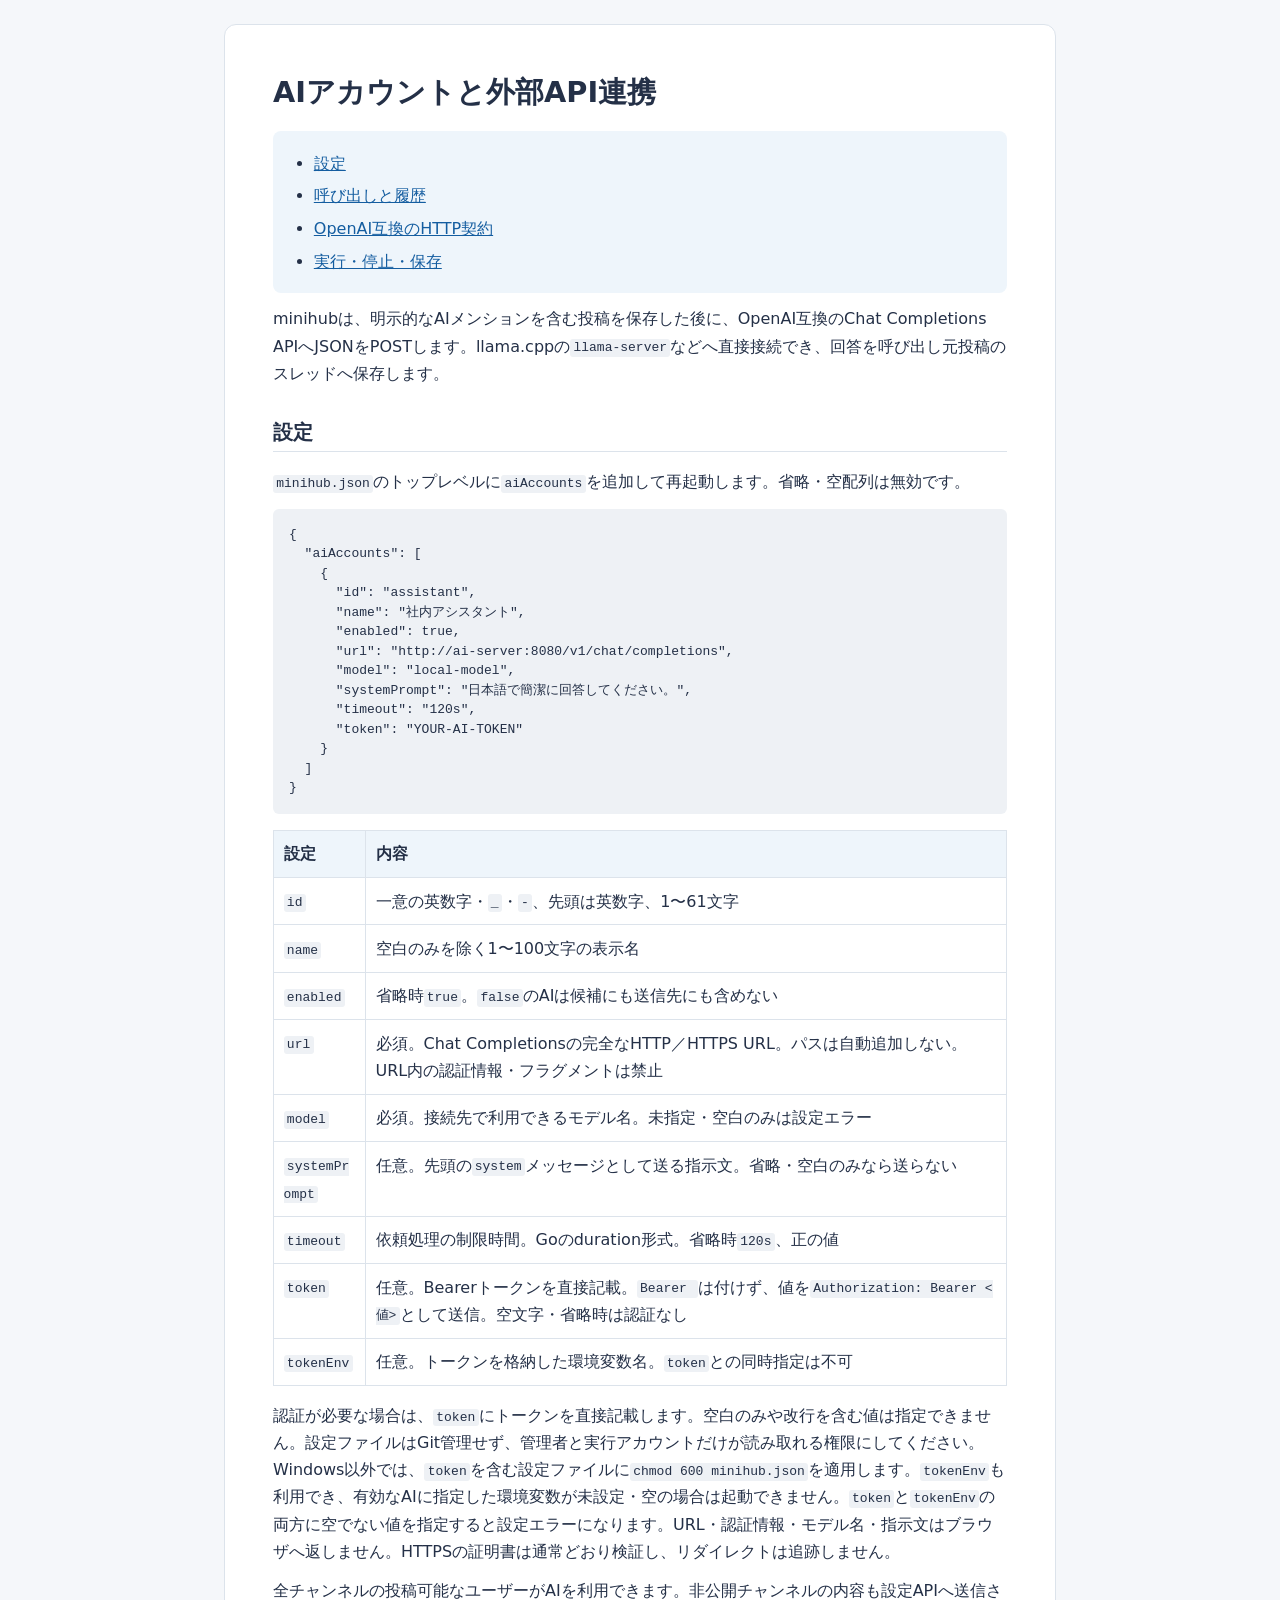
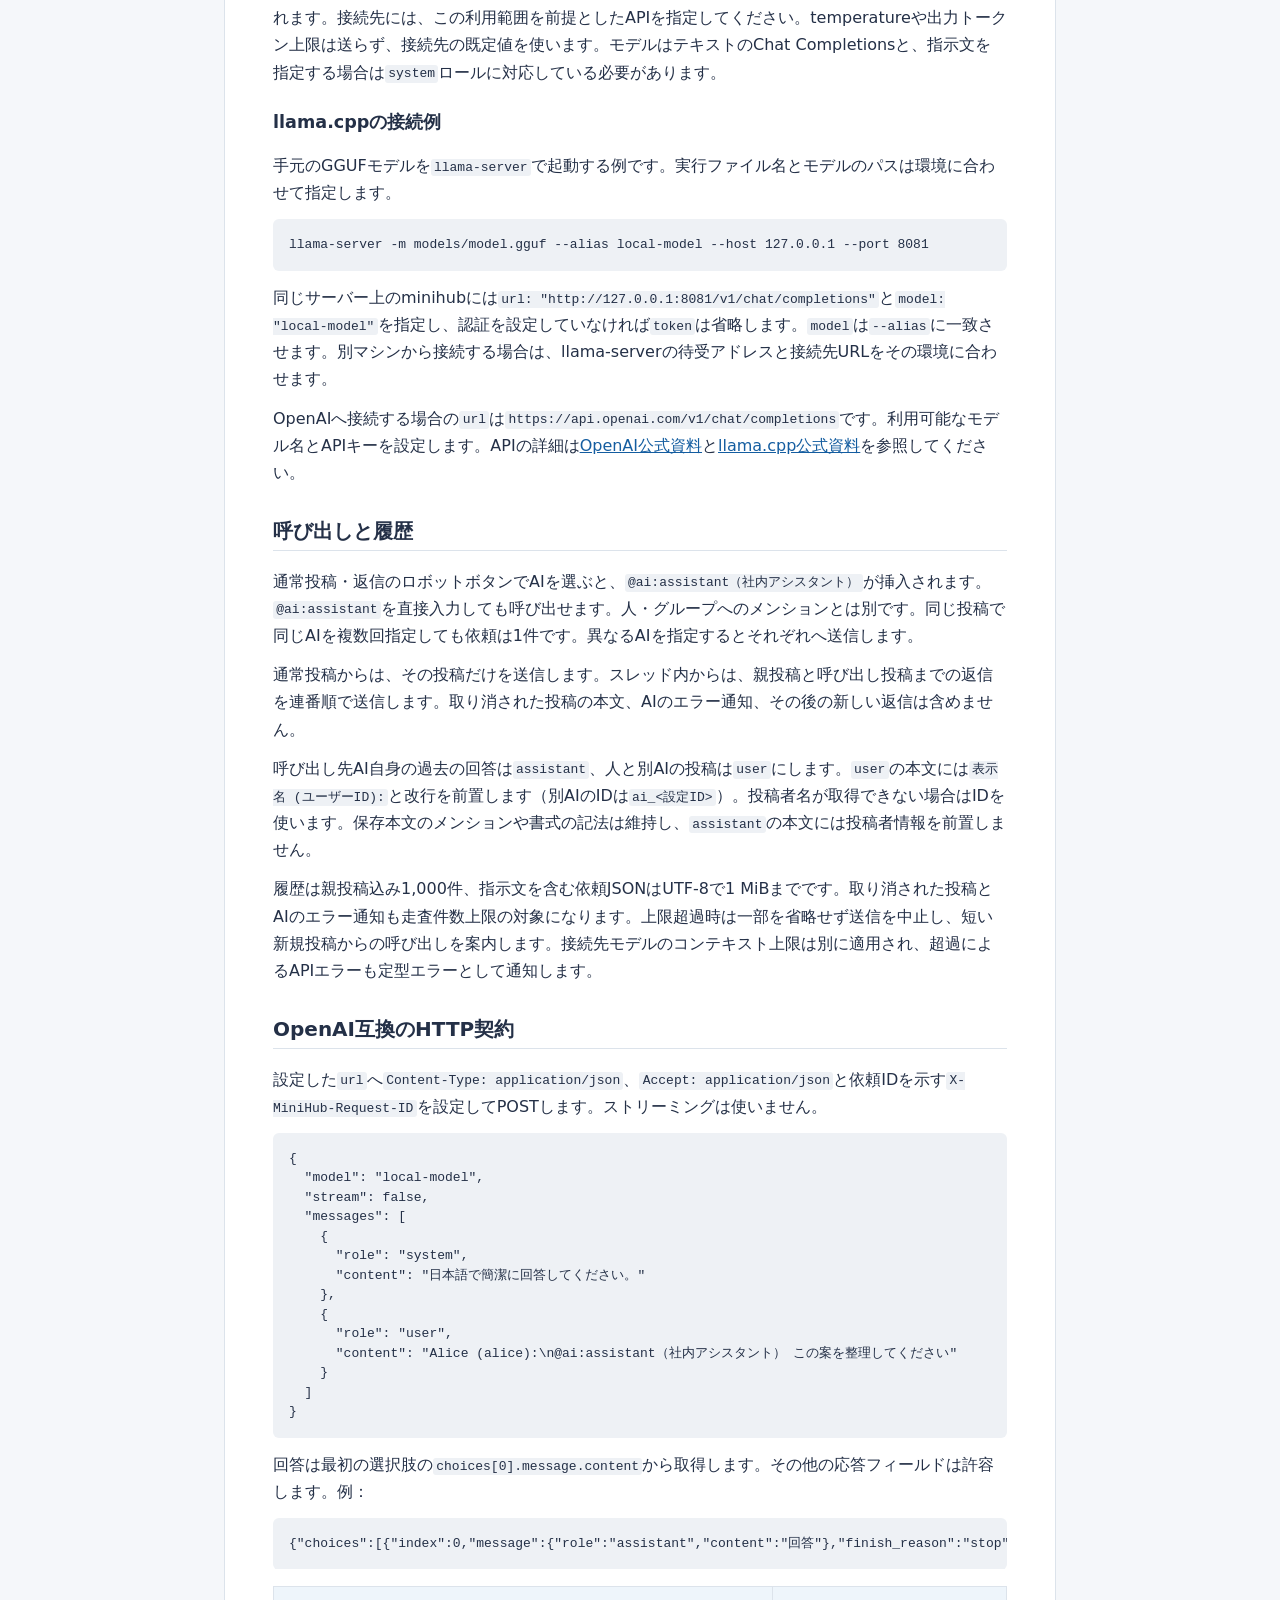
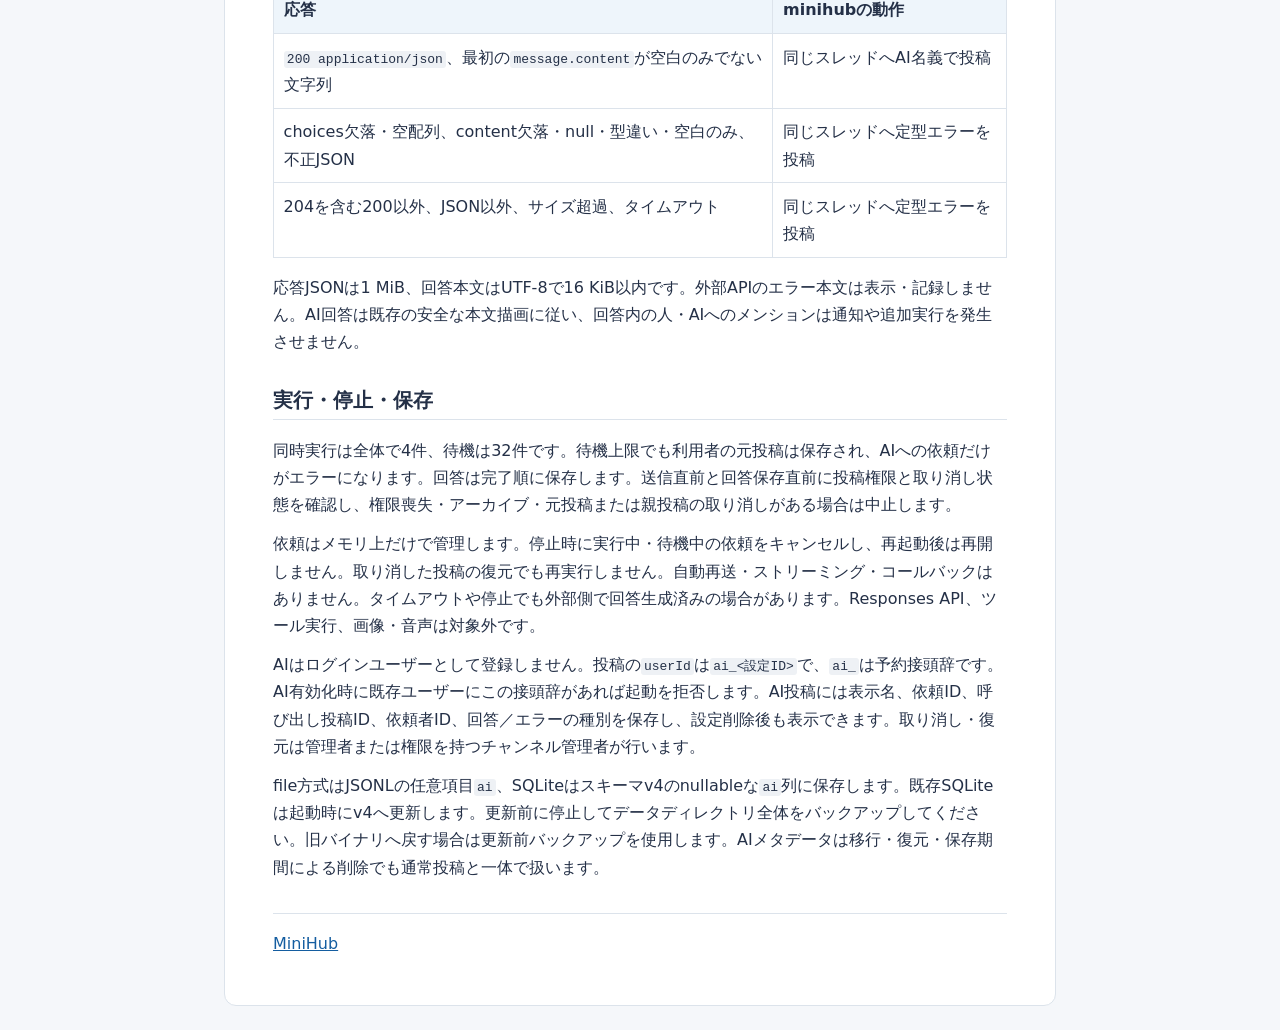
<file: docs_html/ai.html>
<!doctype html>
<html lang="ja"><head><meta charset="utf-8"><meta name="viewport" content="width=device-width, initial-scale=1"><title>MiniHub AI</title><link rel="stylesheet" href="docs.css"></head><body><main>
<h1 id="aiアカウントと外部api連携">AIアカウントと外部API連携</h1>
<nav aria-label="目次"><ul><li><a href="#設定">設定</a></li><li><a href="#呼び出しと履歴">呼び出しと履歴</a></li><li><a href="#openai互換のhttp契約">OpenAI互換のHTTP契約</a></li><li><a href="#実行・停止・保存">実行・停止・保存</a></li></ul></nav>
<p>minihubは、明示的なAIメンションを含む投稿を保存した後に、OpenAI互換のChat Completions APIへJSONをPOSTします。llama.cppの<code>llama-server</code>などへ直接接続でき、回答を呼び出し元投稿のスレッドへ保存します。</p>
<h2 id="設定">設定</h2>
<p><code>minihub.json</code>のトップレベルに<code>aiAccounts</code>を追加して再起動します。省略・空配列は無効です。</p>
<pre><code>{
  &quot;aiAccounts&quot;: [
    {
      &quot;id&quot;: &quot;assistant&quot;,
      &quot;name&quot;: &quot;社内アシスタント&quot;,
      &quot;enabled&quot;: true,
      &quot;url&quot;: &quot;http://ai-server:8080/v1/chat/completions&quot;,
      &quot;model&quot;: &quot;local-model&quot;,
      &quot;systemPrompt&quot;: &quot;日本語で簡潔に回答してください。&quot;,
      &quot;timeout&quot;: &quot;120s&quot;,
      &quot;token&quot;: &quot;YOUR-AI-TOKEN&quot;
    }
  ]
}</code></pre>
<table><thead><tr><th>設定</th><th>内容</th></tr></thead><tbody>
<tr><td><code>id</code></td><td>一意の英数字・<code>_</code>・<code>-</code>、先頭は英数字、1〜61文字</td></tr>
<tr><td><code>name</code></td><td>空白のみを除く1〜100文字の表示名</td></tr>
<tr><td><code>enabled</code></td><td>省略時<code>true</code>。<code>false</code>のAIは候補にも送信先にも含めない</td></tr>
<tr><td><code>url</code></td><td>必須。Chat Completionsの完全なHTTP／HTTPS URL。パスは自動追加しない。URL内の認証情報・フラグメントは禁止</td></tr>
<tr><td><code>model</code></td><td>必須。接続先で利用できるモデル名。未指定・空白のみは設定エラー</td></tr>
<tr><td><code>systemPrompt</code></td><td>任意。先頭の<code>system</code>メッセージとして送る指示文。省略・空白のみなら送らない</td></tr>
<tr><td><code>timeout</code></td><td>依頼処理の制限時間。Goのduration形式。省略時<code>120s</code>、正の値</td></tr>
<tr><td><code>token</code></td><td>任意。Bearerトークンを直接記載。<code>Bearer </code>は付けず、値を<code>Authorization: Bearer &lt;値&gt;</code>として送信。空文字・省略時は認証なし</td></tr>
<tr><td><code>tokenEnv</code></td><td>任意。トークンを格納した環境変数名。<code>token</code>との同時指定は不可</td></tr>
</tbody></table>
<p>認証が必要な場合は、<code>token</code>にトークンを直接記載します。空白のみや改行を含む値は指定できません。設定ファイルはGit管理せず、管理者と実行アカウントだけが読み取れる権限にしてください。Windows以外では、<code>token</code>を含む設定ファイルに<code>chmod 600 minihub.json</code>を適用します。<code>tokenEnv</code>も利用でき、有効なAIに指定した環境変数が未設定・空の場合は起動できません。<code>token</code>と<code>tokenEnv</code>の両方に空でない値を指定すると設定エラーになります。URL・認証情報・モデル名・指示文はブラウザへ返しません。HTTPSの証明書は通常どおり検証し、リダイレクトは追跡しません。</p>
<p>全チャンネルの投稿可能なユーザーがAIを利用できます。非公開チャンネルの内容も設定APIへ送信されます。接続先には、この利用範囲を前提としたAPIを指定してください。temperatureや出力トークン上限は送らず、接続先の既定値を使います。モデルはテキストのChat Completionsと、指示文を指定する場合は<code>system</code>ロールに対応している必要があります。</p>
<h3 id="llama.cppの接続例">llama.cppの接続例</h3>
<p>手元のGGUFモデルを<code>llama-server</code>で起動する例です。実行ファイル名とモデルのパスは環境に合わせて指定します。</p>
<pre><code>llama-server -m models/model.gguf --alias local-model --host 127.0.0.1 --port 8081</code></pre>
<p>同じサーバー上のminihubには<code>url: &quot;http://127.0.0.1:8081/v1/chat/completions&quot;</code>と<code>model: &quot;local-model&quot;</code>を指定し、認証を設定していなければ<code>token</code>は省略します。<code>model</code>は<code>--alias</code>に一致させます。別マシンから接続する場合は、llama-serverの待受アドレスと接続先URLをその環境に合わせます。</p>
<p>OpenAIへ接続する場合の<code>url</code>は<code>https://api.openai.com/v1/chat/completions</code>です。利用可能なモデル名とAPIキーを設定します。APIの詳細は<a href="https://developers.openai.com/api/reference/resources/chat">OpenAI公式資料</a>と<a href="https://github.com/ggml-org/llama.cpp/blob/master/tools/server/README.md">llama.cpp公式資料</a>を参照してください。</p>
<h2 id="呼び出しと履歴">呼び出しと履歴</h2>
<p>通常投稿・返信のロボットボタンでAIを選ぶと、<code>@ai:assistant（社内アシスタント）</code>が挿入されます。<code>@ai:assistant</code>を直接入力しても呼び出せます。人・グループへのメンションとは別です。同じ投稿で同じAIを複数回指定しても依頼は1件です。異なるAIを指定するとそれぞれへ送信します。</p>
<p>通常投稿からは、その投稿だけを送信します。スレッド内からは、親投稿と呼び出し投稿までの返信を連番順で送信します。取り消された投稿の本文、AIのエラー通知、その後の新しい返信は含めません。</p>
<p>呼び出し先AI自身の過去の回答は<code>assistant</code>、人と別AIの投稿は<code>user</code>にします。<code>user</code>の本文には<code>表示名 (ユーザーID):</code>と改行を前置します（別AIのIDは<code>ai_&lt;設定ID&gt;</code>）。投稿者名が取得できない場合はIDを使います。保存本文のメンションや書式の記法は維持し、<code>assistant</code>の本文には投稿者情報を前置しません。</p>
<p>履歴は親投稿込み1,000件、指示文を含む依頼JSONはUTF-8で1 MiBまでです。取り消された投稿とAIのエラー通知も走査件数上限の対象になります。上限超過時は一部を省略せず送信を中止し、短い新規投稿からの呼び出しを案内します。接続先モデルのコンテキスト上限は別に適用され、超過によるAPIエラーも定型エラーとして通知します。</p>
<h2 id="openai互換のhttp契約">OpenAI互換のHTTP契約</h2>
<p>設定した<code>url</code>へ<code>Content-Type: application/json</code>、<code>Accept: application/json</code>と依頼IDを示す<code>X-MiniHub-Request-ID</code>を設定してPOSTします。ストリーミングは使いません。</p>
<pre><code>{
  &quot;model&quot;: &quot;local-model&quot;,
  &quot;stream&quot;: false,
  &quot;messages&quot;: [
    {
      &quot;role&quot;: &quot;system&quot;,
      &quot;content&quot;: &quot;日本語で簡潔に回答してください。&quot;
    },
    {
      &quot;role&quot;: &quot;user&quot;,
      &quot;content&quot;: &quot;Alice (alice):\n@ai:assistant（社内アシスタント） この案を整理してください&quot;
    }
  ]
}</code></pre>
<p>回答は最初の選択肢の<code>choices[0].message.content</code>から取得します。その他の応答フィールドは許容します。例：</p>
<pre><code>{&quot;choices&quot;:[{&quot;index&quot;:0,&quot;message&quot;:{&quot;role&quot;:&quot;assistant&quot;,&quot;content&quot;:&quot;回答&quot;},&quot;finish_reason&quot;:&quot;stop&quot;}]}</code></pre>
<table><thead><tr><th>応答</th><th>minihubの動作</th></tr></thead><tbody>
<tr><td><code>200 application/json</code>、最初の<code>message.content</code>が空白のみでない文字列</td><td>同じスレッドへAI名義で投稿</td></tr>
<tr><td>choices欠落・空配列、content欠落・null・型違い・空白のみ、不正JSON</td><td>同じスレッドへ定型エラーを投稿</td></tr>
<tr><td>204を含む200以外、JSON以外、サイズ超過、タイムアウト</td><td>同じスレッドへ定型エラーを投稿</td></tr>
</tbody></table>
<p>応答JSONは1 MiB、回答本文はUTF-8で16 KiB以内です。外部APIのエラー本文は表示・記録しません。AI回答は既存の安全な本文描画に従い、回答内の人・AIへのメンションは通知や追加実行を発生させません。</p>
<h2 id="実行・停止・保存">実行・停止・保存</h2>
<p>同時実行は全体で4件、待機は32件です。待機上限でも利用者の元投稿は保存され、AIへの依頼だけがエラーになります。回答は完了順に保存します。送信直前と回答保存直前に投稿権限と取り消し状態を確認し、権限喪失・アーカイブ・元投稿または親投稿の取り消しがある場合は中止します。</p>
<p>依頼はメモリ上だけで管理します。停止時に実行中・待機中の依頼をキャンセルし、再起動後は再開しません。取り消した投稿の復元でも再実行しません。自動再送・ストリーミング・コールバックはありません。タイムアウトや停止でも外部側で回答生成済みの場合があります。Responses API、ツール実行、画像・音声は対象外です。</p>
<p>AIはログインユーザーとして登録しません。投稿の<code>userId</code>は<code>ai_&lt;設定ID&gt;</code>で、<code>ai_</code>は予約接頭辞です。AI有効化時に既存ユーザーにこの接頭辞があれば起動を拒否します。AI投稿には表示名、依頼ID、呼び出し投稿ID、依頼者ID、回答／エラーの種別を保存し、設定削除後も表示できます。取り消し・復元は管理者または権限を持つチャンネル管理者が行います。</p>
<p>file方式はJSONLの任意項目<code>ai</code>、SQLiteはスキーマv4のnullableな<code>ai</code>列に保存します。既存SQLiteは起動時にv4へ更新します。更新前に停止してデータディレクトリ全体をバックアップしてください。旧バイナリへ戻す場合は更新前バックアップを使用します。AIメタデータは移行・復元・保存期間による削除でも通常投稿と一体で扱います。</p>
<footer><a href="index.html">MiniHub</a></footer></main></body></html>
</file>
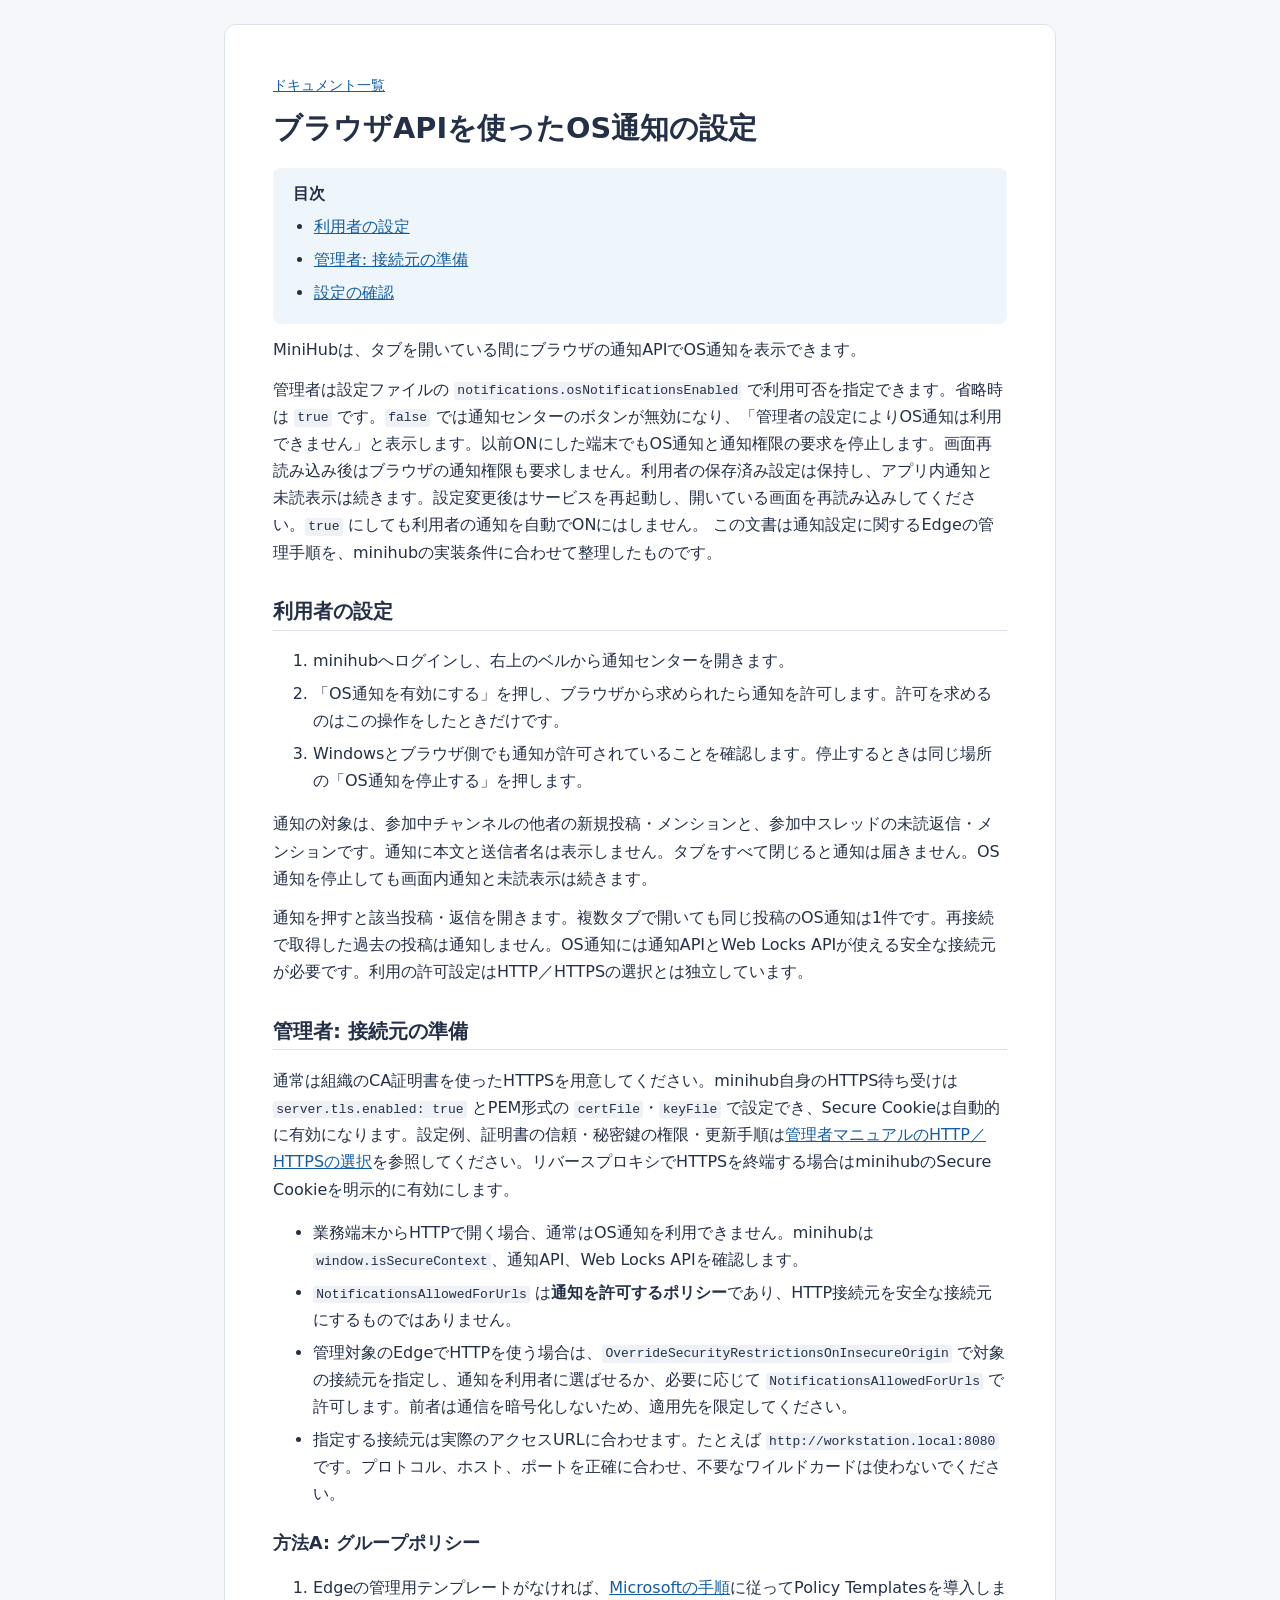
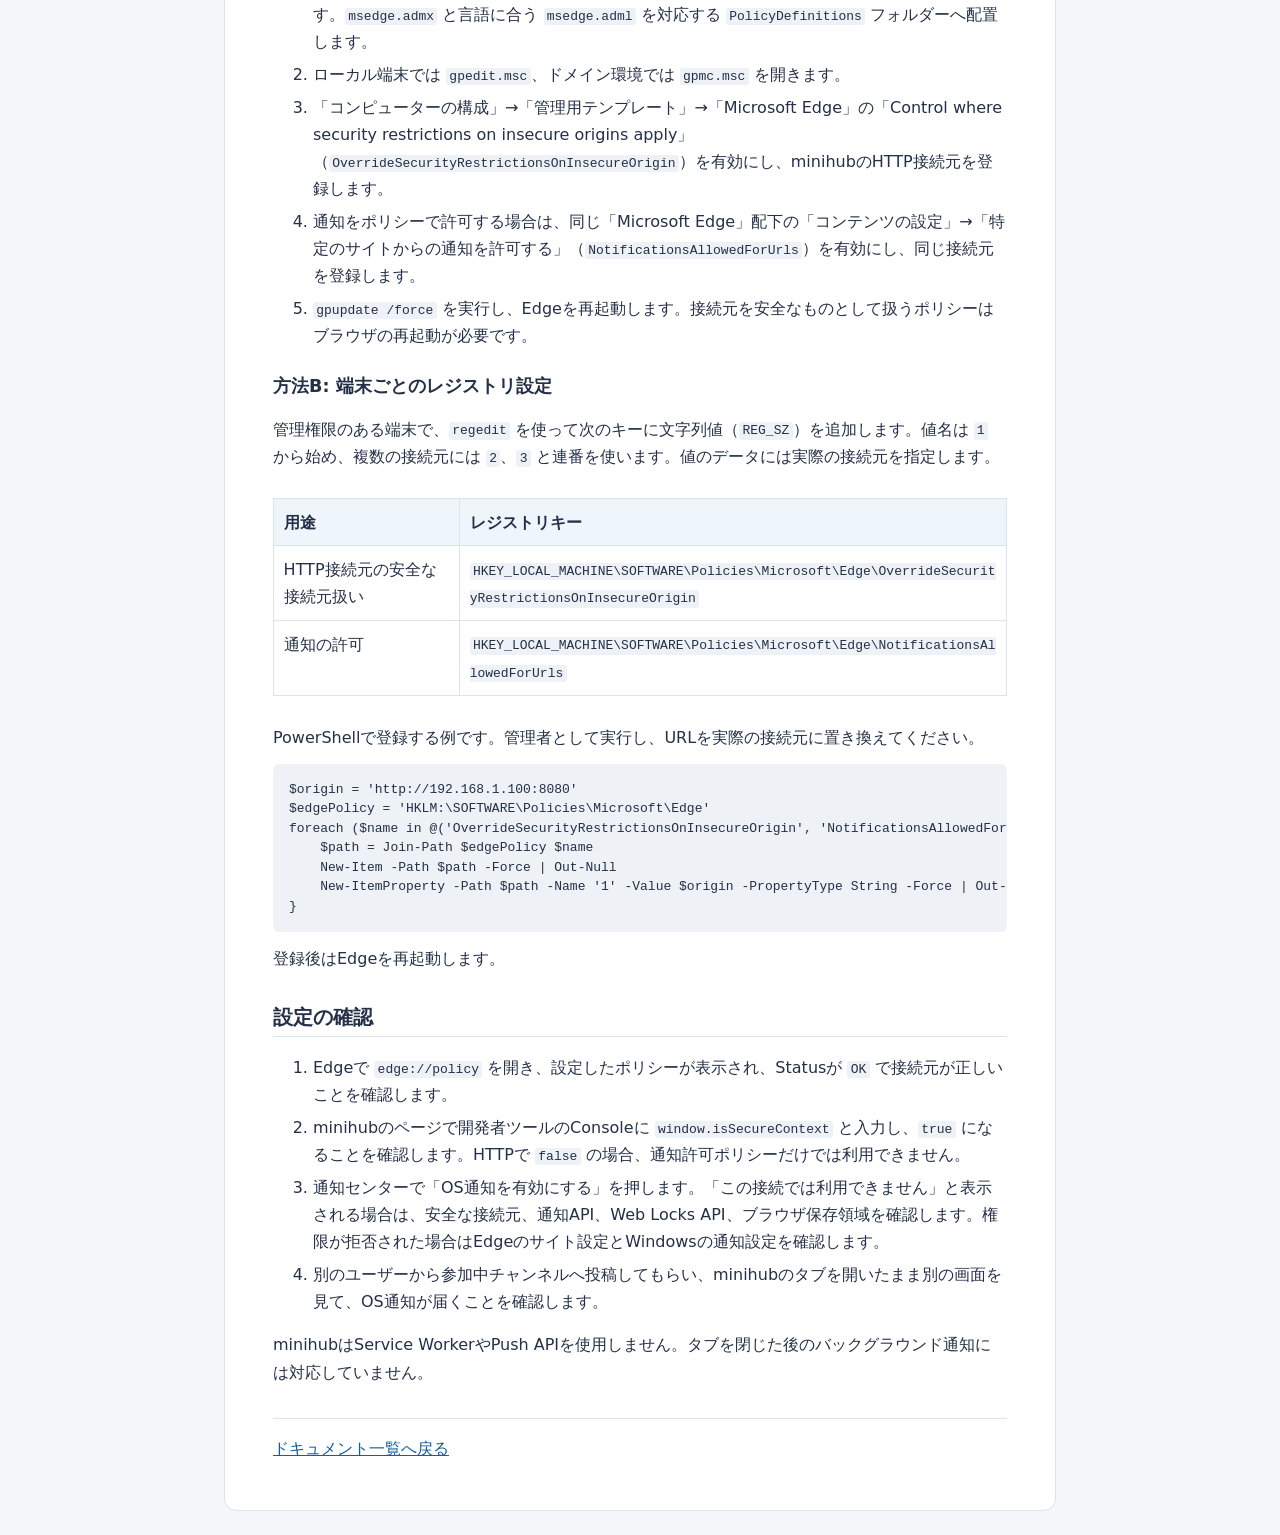
<file: docs_html/browser-notifications.html>
<!doctype html>
<html lang="ja">
<head>
  <meta charset="utf-8">
  <meta name="viewport" content="width=device-width, initial-scale=1">
  <title>ブラウザAPIを使ったOS通知の設定</title>
  <link rel="stylesheet" href="docs.css">
</head>
<body>
<main>
  <p class="breadcrumb"><a href="index.html">ドキュメント一覧</a></p>
<h1 id="section-1">ブラウザAPIを使ったOS通知の設定</h1>
<nav aria-label="目次"><strong>目次</strong><ul><li><a href="#section-2">利用者の設定</a></li><li><a href="#section-3">管理者: 接続元の準備</a></li><li><a href="#section-6">設定の確認</a></li></ul></nav>
<p>MiniHubは、タブを開いている間にブラウザの通知APIでOS通知を表示できます。</p>
<p>管理者は設定ファイルの <code>notifications.osNotificationsEnabled</code> で利用可否を指定できます。省略時は <code>true</code> です。<code>false</code> では通知センターのボタンが無効になり、「管理者の設定によりOS通知は利用できません」と表示します。以前ONにした端末でもOS通知と通知権限の要求を停止します。画面再読み込み後はブラウザの通知権限も要求しません。利用者の保存済み設定は保持し、アプリ内通知と未読表示は続きます。設定変更後はサービスを再起動し、開いている画面を再読み込みしてください。<code>true</code> にしても利用者の通知を自動でONにはしません。 この文書は通知設定に関するEdgeの管理手順を、minihubの実装条件に合わせて整理したものです。</p>
<h2 id="section-2">利用者の設定</h2>
<ol>
<li>minihubへログインし、右上のベルから通知センターを開きます。</li>
<li>「OS通知を有効にする」を押し、ブラウザから求められたら通知を許可します。許可を求めるのはこの操作をしたときだけです。</li>
<li>Windowsとブラウザ側でも通知が許可されていることを確認します。停止するときは同じ場所の「OS通知を停止する」を押します。</li>
</ol>
<p>通知の対象は、参加中チャンネルの他者の新規投稿・メンションと、参加中スレッドの未読返信・メンションです。通知に本文と送信者名は表示しません。タブをすべて閉じると通知は届きません。OS通知を停止しても画面内通知と未読表示は続きます。</p>
<p>通知を押すと該当投稿・返信を開きます。複数タブで開いても同じ投稿のOS通知は1件です。再接続で取得した過去の投稿は通知しません。OS通知には通知APIとWeb Locks APIが使える安全な接続元が必要です。利用の許可設定はHTTP／HTTPSの選択とは独立しています。</p>
<h2 id="section-3">管理者: 接続元の準備</h2>
<p>通常は組織のCA証明書を使ったHTTPSを用意してください。minihub自身のHTTPS待ち受けは <code>server.tls.enabled: true</code> とPEM形式の <code>certFile</code>・<code>keyFile</code> で設定でき、Secure Cookieは自動的に有効になります。設定例、証明書の信頼・秘密鍵の権限・更新手順は<a href="admin-manual.html#https">管理者マニュアルのHTTP／HTTPSの選択</a>を参照してください。リバースプロキシでHTTPSを終端する場合はminihubのSecure Cookieを明示的に有効にします。</p>
<ul>
<li>業務端末からHTTPで開く場合、通常はOS通知を利用できません。minihubは <code>window.isSecureContext</code>、通知API、Web Locks APIを確認します。</li>
<li><code>NotificationsAllowedForUrls</code> は<strong>通知を許可するポリシー</strong>であり、HTTP接続元を安全な接続元にするものではありません。</li>
<li>管理対象のEdgeでHTTPを使う場合は、<code>OverrideSecurityRestrictionsOnInsecureOrigin</code> で対象の接続元を指定し、通知を利用者に選ばせるか、必要に応じて <code>NotificationsAllowedForUrls</code> で許可します。前者は通信を暗号化しないため、適用先を限定してください。</li>
<li>指定する接続元は実際のアクセスURLに合わせます。たとえば <code>http://workstation.local:8080</code> です。プロトコル、ホスト、ポートを正確に合わせ、不要なワイルドカードは使わないでください。</li>
</ul>
<h3 id="section-4">方法A: グループポリシー</h3>
<ol>
<li>Edgeの管理用テンプレートがなければ、<a href="https://learn.microsoft.com/en-us/deployedge/configure-microsoft-edge">Microsoftの手順</a>に従ってPolicy Templatesを導入します。<code>msedge.admx</code> と言語に合う <code>msedge.adml</code> を対応する <code>PolicyDefinitions</code> フォルダーへ配置します。</li>
<li>ローカル端末では <code>gpedit.msc</code>、ドメイン環境では <code>gpmc.msc</code> を開きます。</li>
<li>「コンピューターの構成」→「管理用テンプレート」→「Microsoft Edge」の「Control where security restrictions on insecure origins apply」（<code>OverrideSecurityRestrictionsOnInsecureOrigin</code>）を有効にし、minihubのHTTP接続元を登録します。</li>
<li>通知をポリシーで許可する場合は、同じ「Microsoft Edge」配下の「コンテンツの設定」→「特定のサイトからの通知を許可する」（<code>NotificationsAllowedForUrls</code>）を有効にし、同じ接続元を登録します。</li>
<li><code>gpupdate /force</code> を実行し、Edgeを再起動します。接続元を安全なものとして扱うポリシーはブラウザの再起動が必要です。</li>
</ol>
<h3 id="section-5">方法B: 端末ごとのレジストリ設定</h3>
<p>管理権限のある端末で、<code>regedit</code> を使って次のキーに文字列値（<code>REG_SZ</code>）を追加します。値名は <code>1</code> から始め、複数の接続元には <code>2</code>、<code>3</code> と連番を使います。値のデータには実際の接続元を指定します。</p>
<div class="table-wrap"><table><thead><tr><th scope="col">用途</th><th scope="col">レジストリキー</th></tr></thead><tbody>
<tr><td>HTTP接続元の安全な接続元扱い</td><td><code>HKEY_LOCAL_MACHINE\SOFTWARE\Policies\Microsoft\Edge\OverrideSecurityRestrictionsOnInsecureOrigin</code></td></tr>
<tr><td>通知の許可</td><td><code>HKEY_LOCAL_MACHINE\SOFTWARE\Policies\Microsoft\Edge\NotificationsAllowedForUrls</code></td></tr>
</tbody></table></div>
<p>PowerShellで登録する例です。管理者として実行し、URLを実際の接続元に置き換えてください。</p>
<pre><code>$origin = &#x27;http://192.168.1.100:8080&#x27;
$edgePolicy = &#x27;HKLM:\SOFTWARE\Policies\Microsoft\Edge&#x27;
foreach ($name in @(&#x27;OverrideSecurityRestrictionsOnInsecureOrigin&#x27;, &#x27;NotificationsAllowedForUrls&#x27;)) {
    $path = Join-Path $edgePolicy $name
    New-Item -Path $path -Force | Out-Null
    New-ItemProperty -Path $path -Name &#x27;1&#x27; -Value $origin -PropertyType String -Force | Out-Null
}</code></pre>
<p>登録後はEdgeを再起動します。</p>
<h2 id="section-6">設定の確認</h2>
<ol>
<li>Edgeで <code>edge://policy</code> を開き、設定したポリシーが表示され、Statusが <code>OK</code> で接続元が正しいことを確認します。</li>
<li>minihubのページで開発者ツールのConsoleに <code>window.isSecureContext</code> と入力し、<code>true</code> になることを確認します。HTTPで <code>false</code> の場合、通知許可ポリシーだけでは利用できません。</li>
<li>通知センターで「OS通知を有効にする」を押します。「この接続では利用できません」と表示される場合は、安全な接続元、通知API、Web Locks API、ブラウザ保存領域を確認します。権限が拒否された場合はEdgeのサイト設定とWindowsの通知設定を確認します。</li>
<li>別のユーザーから参加中チャンネルへ投稿してもらい、minihubのタブを開いたまま別の画面を見て、OS通知が届くことを確認します。</li>
</ol>
<p>minihubはService WorkerやPush APIを使用しません。タブを閉じた後のバックグラウンド通知には対応していません。</p>
  <footer><a href="index.html">ドキュメント一覧へ戻る</a></footer>
</main>
</body>
</html>
</file>
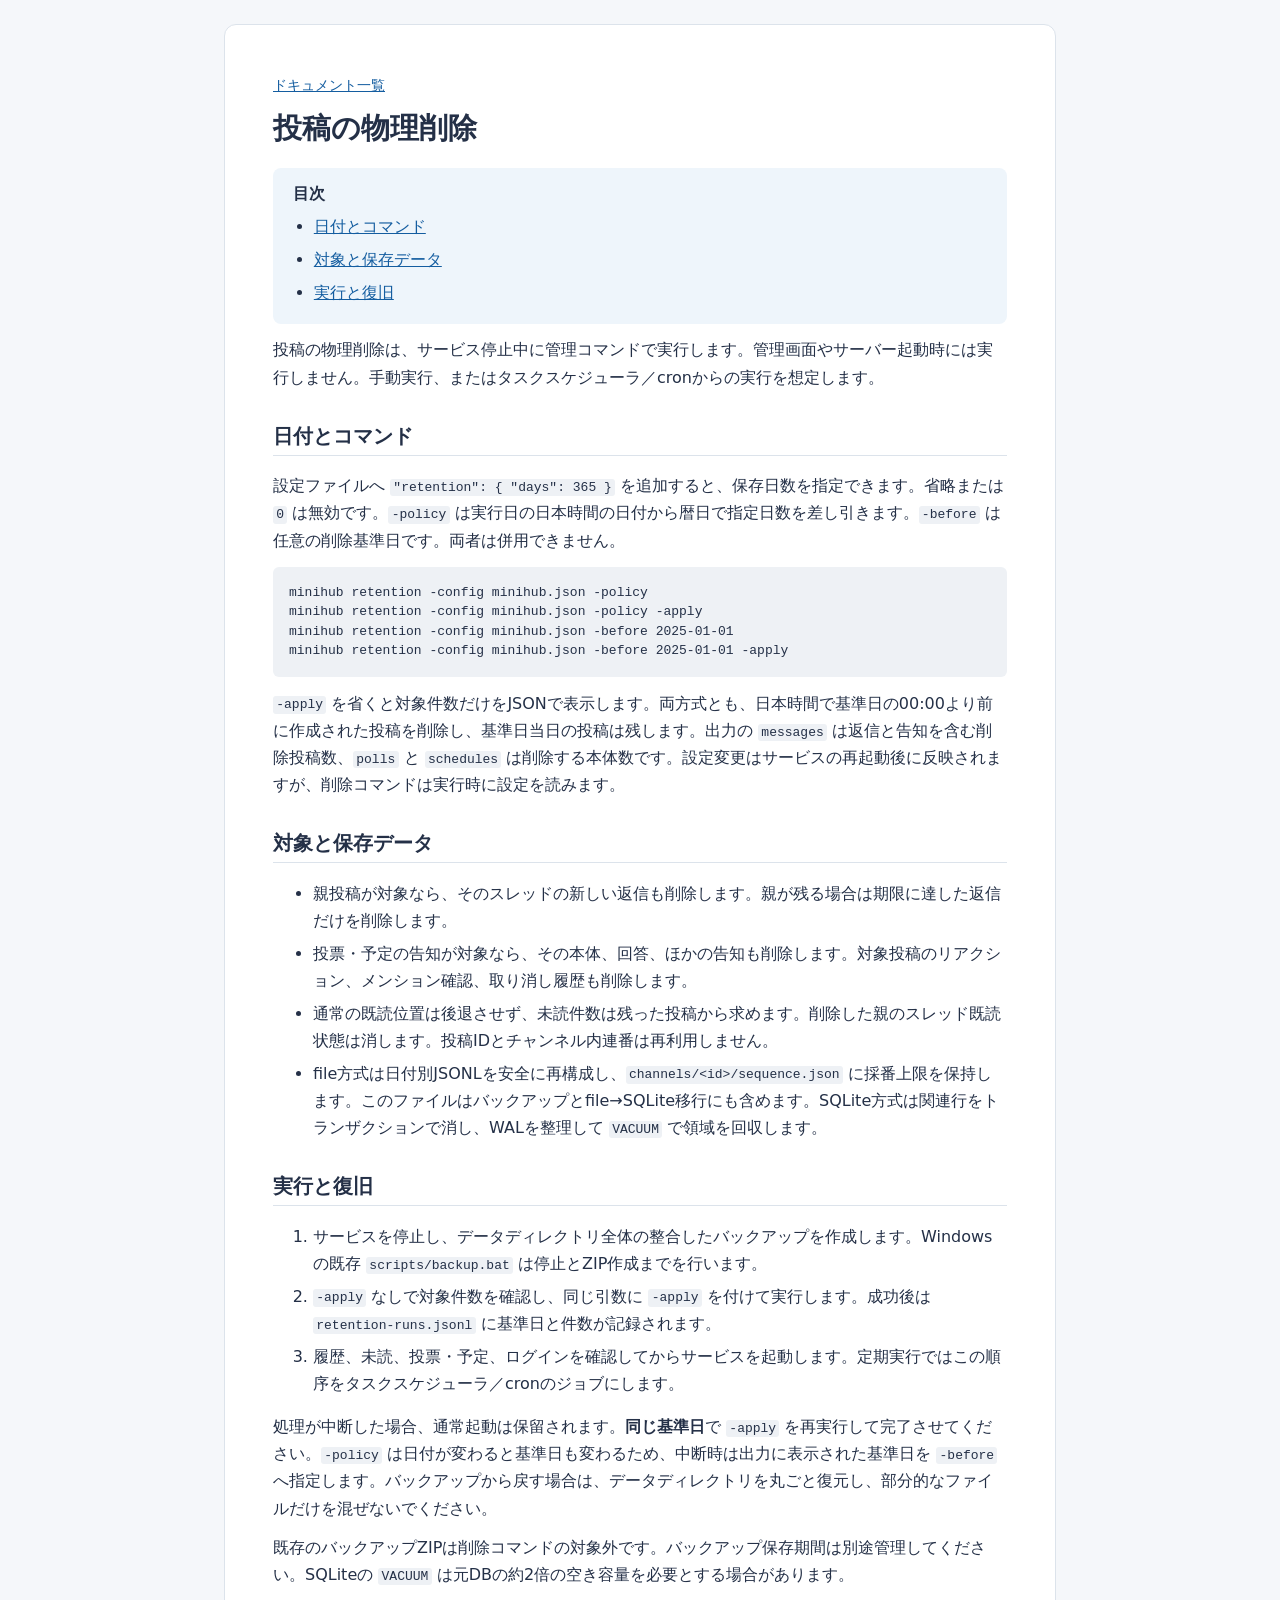
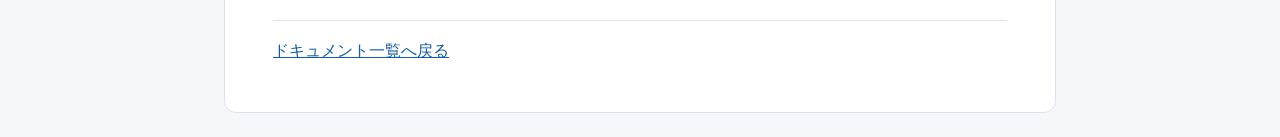
<file: docs_html/retention-proposal.html>
<!doctype html>
<html lang="ja">
<head>
  <meta charset="utf-8">
  <meta name="viewport" content="width=device-width, initial-scale=1">
  <title>MiniHub 投稿の物理削除</title>
  <link rel="stylesheet" href="docs.css">
</head>
<body>
<main>
  <p class="breadcrumb"><a href="index.html">ドキュメント一覧</a></p>
<h1 id="section-1">投稿の物理削除</h1>
<nav aria-label="目次"><strong>目次</strong><ul>
<li><a href="#section-2">日付とコマンド</a></li>
<li><a href="#section-3">対象と保存データ</a></li>
<li><a href="#section-4">実行と復旧</a></li>
</ul></nav>
<p>投稿の物理削除は、サービス停止中に管理コマンドで実行します。管理画面やサーバー起動時には実行しません。手動実行、またはタスクスケジューラ／cronからの実行を想定します。</p>
<h2 id="section-2">日付とコマンド</h2>
<p>設定ファイルへ <code>&quot;retention&quot;: { &quot;days&quot;: 365 }</code> を追加すると、保存日数を指定できます。省略または <code>0</code> は無効です。<code>-policy</code> は実行日の日本時間の日付から暦日で指定日数を差し引きます。<code>-before</code> は任意の削除基準日です。両者は併用できません。</p>
<pre><code>minihub retention -config minihub.json -policy
minihub retention -config minihub.json -policy -apply
minihub retention -config minihub.json -before 2025-01-01
minihub retention -config minihub.json -before 2025-01-01 -apply</code></pre>
<p><code>-apply</code> を省くと対象件数だけをJSONで表示します。両方式とも、日本時間で基準日の00:00より前に作成された投稿を削除し、基準日当日の投稿は残します。出力の <code>messages</code> は返信と告知を含む削除投稿数、<code>polls</code> と <code>schedules</code> は削除する本体数です。設定変更はサービスの再起動後に反映されますが、削除コマンドは実行時に設定を読みます。</p>
<h2 id="section-3">対象と保存データ</h2>
<ul>
<li>親投稿が対象なら、そのスレッドの新しい返信も削除します。親が残る場合は期限に達した返信だけを削除します。</li>
<li>投票・予定の告知が対象なら、その本体、回答、ほかの告知も削除します。対象投稿のリアクション、メンション確認、取り消し履歴も削除します。</li>
<li>通常の既読位置は後退させず、未読件数は残った投稿から求めます。削除した親のスレッド既読状態は消します。投稿IDとチャンネル内連番は再利用しません。</li>
<li>file方式は日付別JSONLを安全に再構成し、<code>channels/&lt;id&gt;/sequence.json</code> に採番上限を保持します。このファイルはバックアップとfile→SQLite移行にも含めます。SQLite方式は関連行をトランザクションで消し、WALを整理して <code>VACUUM</code> で領域を回収します。</li>
</ul>
<h2 id="section-4">実行と復旧</h2>
<ol>
<li>サービスを停止し、データディレクトリ全体の整合したバックアップを作成します。Windowsの既存 <code>scripts/backup.bat</code> は停止とZIP作成までを行います。</li>
<li><code>-apply</code> なしで対象件数を確認し、同じ引数に <code>-apply</code> を付けて実行します。成功後は <code>retention-runs.jsonl</code> に基準日と件数が記録されます。</li>
<li>履歴、未読、投票・予定、ログインを確認してからサービスを起動します。定期実行ではこの順序をタスクスケジューラ／cronのジョブにします。</li>
</ol>
<p>処理が中断した場合、通常起動は保留されます。<strong>同じ基準日</strong>で <code>-apply</code> を再実行して完了させてください。<code>-policy</code> は日付が変わると基準日も変わるため、中断時は出力に表示された基準日を <code>-before</code> へ指定します。バックアップから戻す場合は、データディレクトリを丸ごと復元し、部分的なファイルだけを混ぜないでください。</p>
<p>既存のバックアップZIPは削除コマンドの対象外です。バックアップ保存期間は別途管理してください。SQLiteの <code>VACUUM</code> は元DBの約2倍の空き容量を必要とする場合があります。</p>
  <footer><a href="index.html">ドキュメント一覧へ戻る</a></footer>
</main>
</body>
</html>
</file>
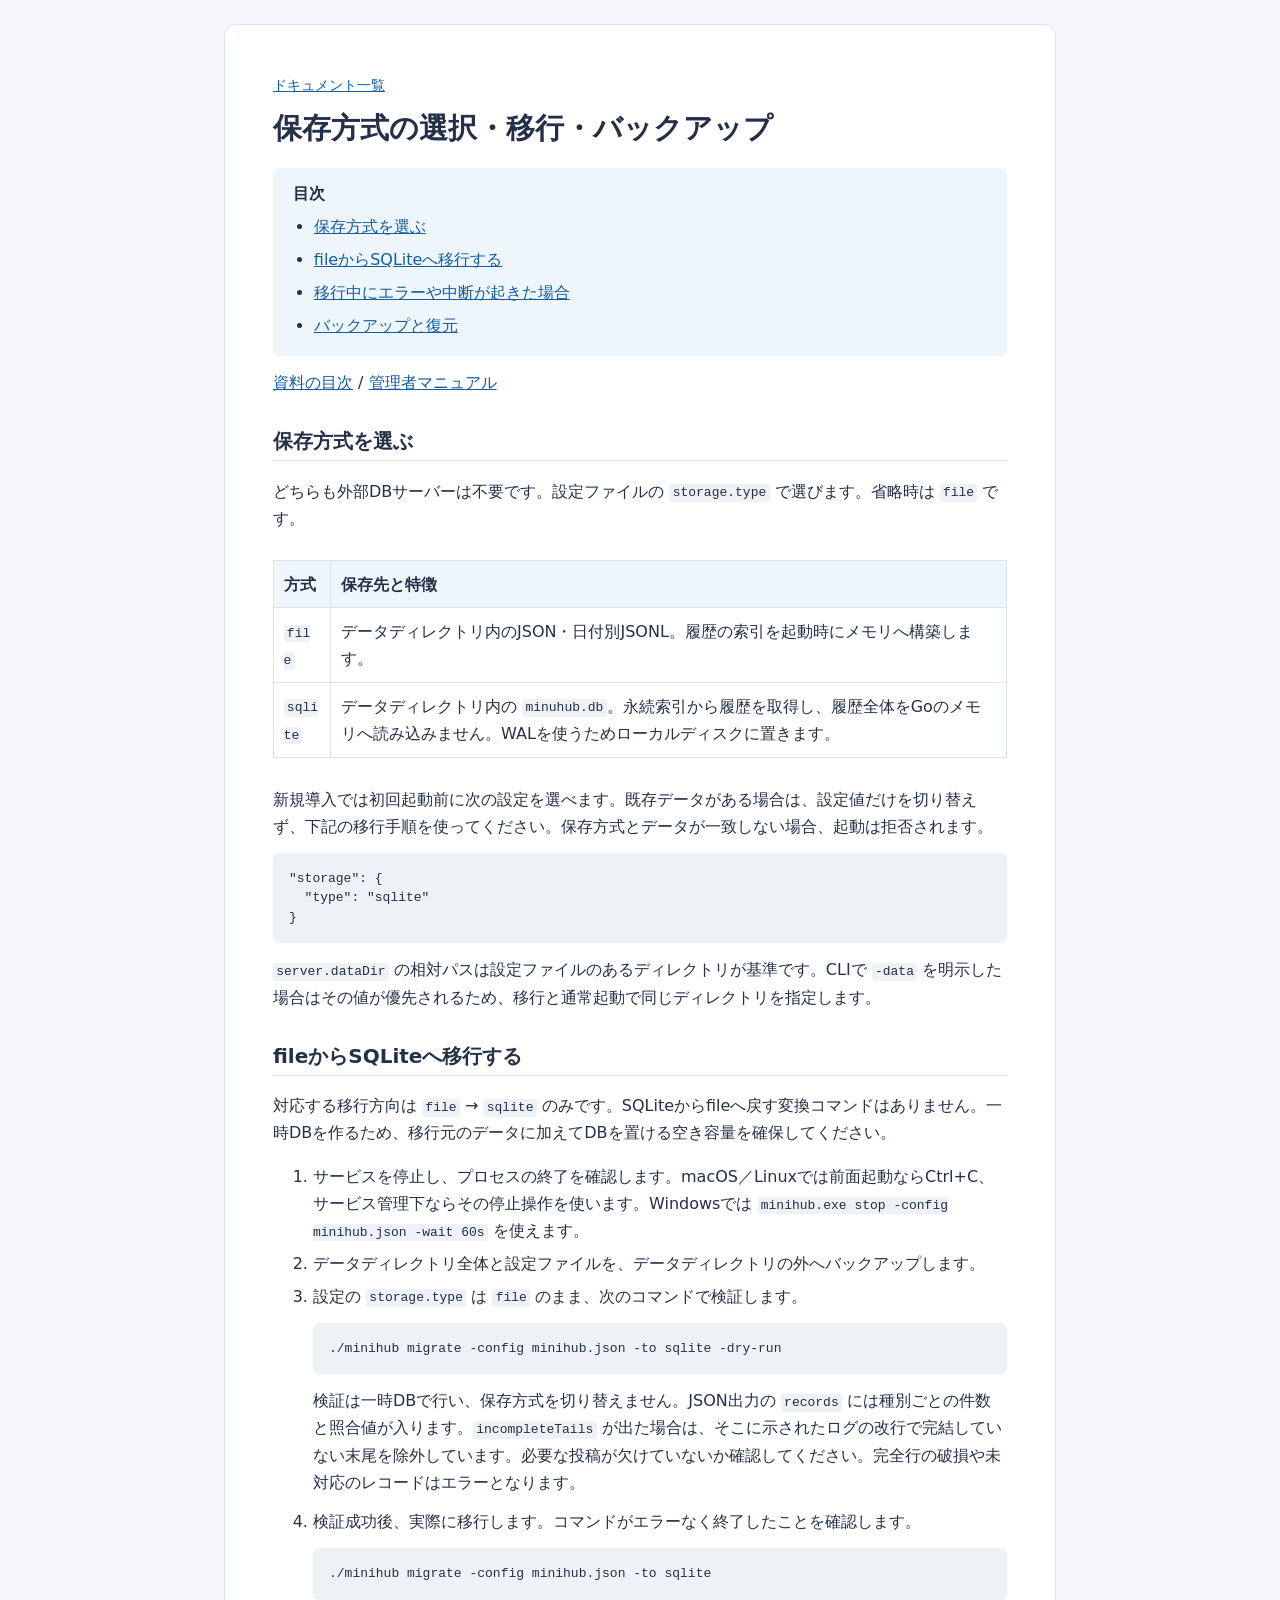
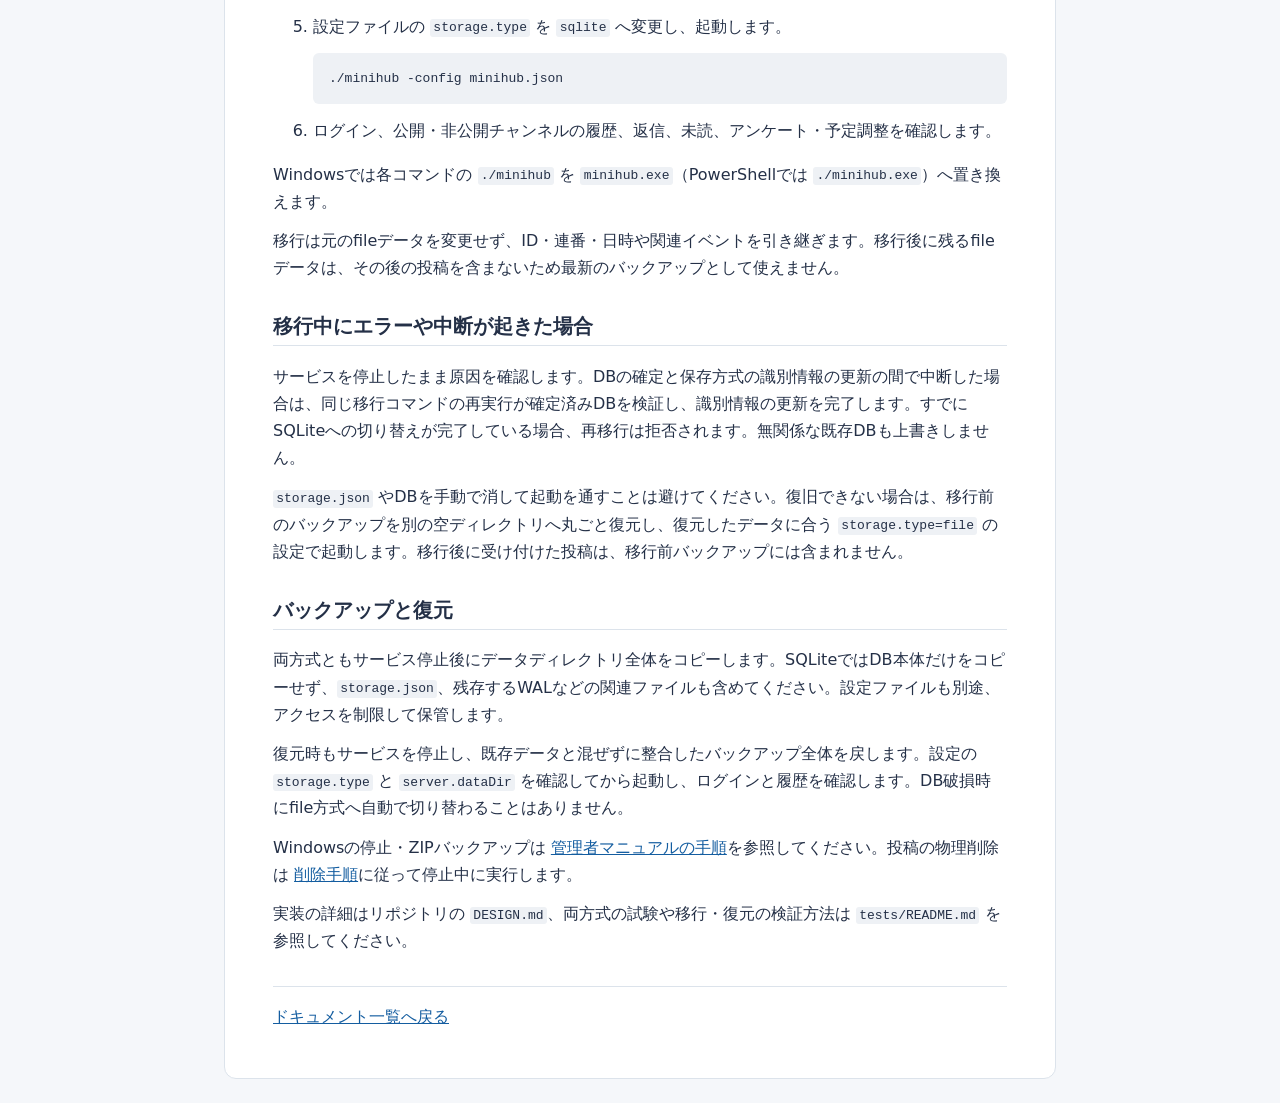
<file: docs_html/sqlite.html>
<!doctype html>
<html lang="ja">
<head>
  <meta charset="utf-8">
  <meta name="viewport" content="width=device-width, initial-scale=1">
  <title>MlniHub 保存方式の選択・移行・バックアップ</title>
  <link rel="stylesheet" href="docs.css">
</head>
<body>
<main>
  <p class="breadcrumb"><a href="index.html">ドキュメント一覧</a></p>
<h1>保存方式の選択・移行・バックアップ</h1>
<nav aria-label="目次"><strong>目次</strong><ul><li><a href="#choice">保存方式を選ぶ</a></li><li><a href="#migration">fileからSQLiteへ移行する</a></li><li><a href="#recovery">移行中にエラーや中断が起きた場合</a></li><li><a href="#backup">バックアップと復元</a></li></ul></nav>
<p><a href="index.html">資料の目次</a> / <a href="admin-manual.html">管理者マニュアル</a></p>
<h2 id="choice">保存方式を選ぶ</h2>
<p>どちらも外部DBサーバーは不要です。設定ファイルの <code>storage.type</code> で選びます。省略時は <code>file</code> です。</p>
<div class="table-wrap"><table><thead><tr><th scope="col">方式</th><th scope="col">保存先と特徴</th></tr></thead><tbody>
<tr><td><code>file</code></td><td>データディレクトリ内のJSON・日付別JSONL。履歴の索引を起動時にメモリへ構築します。</td></tr>
<tr><td><code>sqlite</code></td><td>データディレクトリ内の <code>minuhub.db</code>。永続索引から履歴を取得し、履歴全体をGoのメモリへ読み込みません。WALを使うためローカルディスクに置きます。</td></tr>
</tbody></table></div>
<p>新規導入では初回起動前に次の設定を選べます。既存データがある場合は、設定値だけを切り替えず、下記の移行手順を使ってください。保存方式とデータが一致しない場合、起動は拒否されます。</p>
<pre><code>&quot;storage&quot;: {
  &quot;type&quot;: &quot;sqlite&quot;
}</code></pre>
<p><code>server.dataDir</code> の相対パスは設定ファイルのあるディレクトリが基準です。CLIで <code>-data</code> を明示した場合はその値が優先されるため、移行と通常起動で同じディレクトリを指定します。</p>
<h2 id="migration">fileからSQLiteへ移行する</h2>
<p>対応する移行方向は <code>file</code> → <code>sqlite</code> のみです。SQLiteからfileへ戻す変換コマンドはありません。一時DBを作るため、移行元のデータに加えてDBを置ける空き容量を確保してください。</p>
<ol>
<li>サービスを停止し、プロセスの終了を確認します。macOS／Linuxでは前面起動ならCtrl+C、サービス管理下ならその停止操作を使います。Windowsでは <code>minihub.exe stop -config minihub.json -wait 60s</code> を使えます。</li>
<li>データディレクトリ全体と設定ファイルを、データディレクトリの外へバックアップします。</li>
<li>設定の <code>storage.type</code> は <code>file</code> のまま、次のコマンドで検証します。
<pre><code>./minihub migrate -config minihub.json -to sqlite -dry-run</code></pre>
<p>検証は一時DBで行い、保存方式を切り替えません。JSON出力の <code>records</code> には種別ごとの件数と照合値が入ります。<code>incompleteTails</code> が出た場合は、そこに示されたログの改行で完結していない末尾を除外しています。必要な投稿が欠けていないか確認してください。完全行の破損や未対応のレコードはエラーとなります。</p></li>
<li>検証成功後、実際に移行します。コマンドがエラーなく終了したことを確認します。
<pre><code>./minihub migrate -config minihub.json -to sqlite</code></pre></li>
<li>設定ファイルの <code>storage.type</code> を <code>sqlite</code> へ変更し、起動します。
<pre><code>./minihub -config minihub.json</code></pre></li>
<li>ログイン、公開・非公開チャンネルの履歴、返信、未読、アンケート・予定調整を確認します。</li>
</ol>
<p>Windowsでは各コマンドの <code>./minihub</code> を <code>minihub.exe</code>（PowerShellでは <code>./minihub.exe</code>）へ置き換えます。</p>
<p>移行は元のfileデータを変更せず、ID・連番・日時や関連イベントを引き継ぎます。移行後に残るfileデータは、その後の投稿を含まないため最新のバックアップとして使えません。</p>
<h2 id="recovery">移行中にエラーや中断が起きた場合</h2>
<p>サービスを停止したまま原因を確認します。DBの確定と保存方式の識別情報の更新の間で中断した場合は、同じ移行コマンドの再実行が確定済みDBを検証し、識別情報の更新を完了します。すでにSQLiteへの切り替えが完了している場合、再移行は拒否されます。無関係な既存DBも上書きしません。</p>
<p><code>storage.json</code> やDBを手動で消して起動を通すことは避けてください。復旧できない場合は、移行前のバックアップを別の空ディレクトリへ丸ごと復元し、復元したデータに合う <code>storage.type=file</code> の設定で起動します。移行後に受け付けた投稿は、移行前バックアップには含まれません。</p>
<h2 id="backup">バックアップと復元</h2>
<p>両方式ともサービス停止後にデータディレクトリ全体をコピーします。SQLiteではDB本体だけをコピーせず、<code>storage.json</code>、残存するWALなどの関連ファイルも含めてください。設定ファイルも別途、アクセスを制限して保管します。</p>
<p>復元時もサービスを停止し、既存データと混ぜずに整合したバックアップ全体を戻します。設定の <code>storage.type</code> と <code>server.dataDir</code> を確認してから起動し、ログインと履歴を確認します。DB破損時にfile方式へ自動で切り替わることはありません。</p>
<p>Windowsの停止・ZIPバックアップは <a href="admin-manual.html#windows-backup">管理者マニュアルの手順</a>を参照してください。投稿の物理削除は <a href="retention-proposal.html">削除手順</a>に従って停止中に実行します。</p>
<p>実装の詳細はリポジトリの <code>DESIGN.md</code>、両方式の試験や移行・復元の検証方法は <code>tests/README.md</code> を参照してください。</p>
  <footer><a href="index.html">ドキュメント一覧へ戻る</a></footer>
</main>
</body>
</html>
</file>
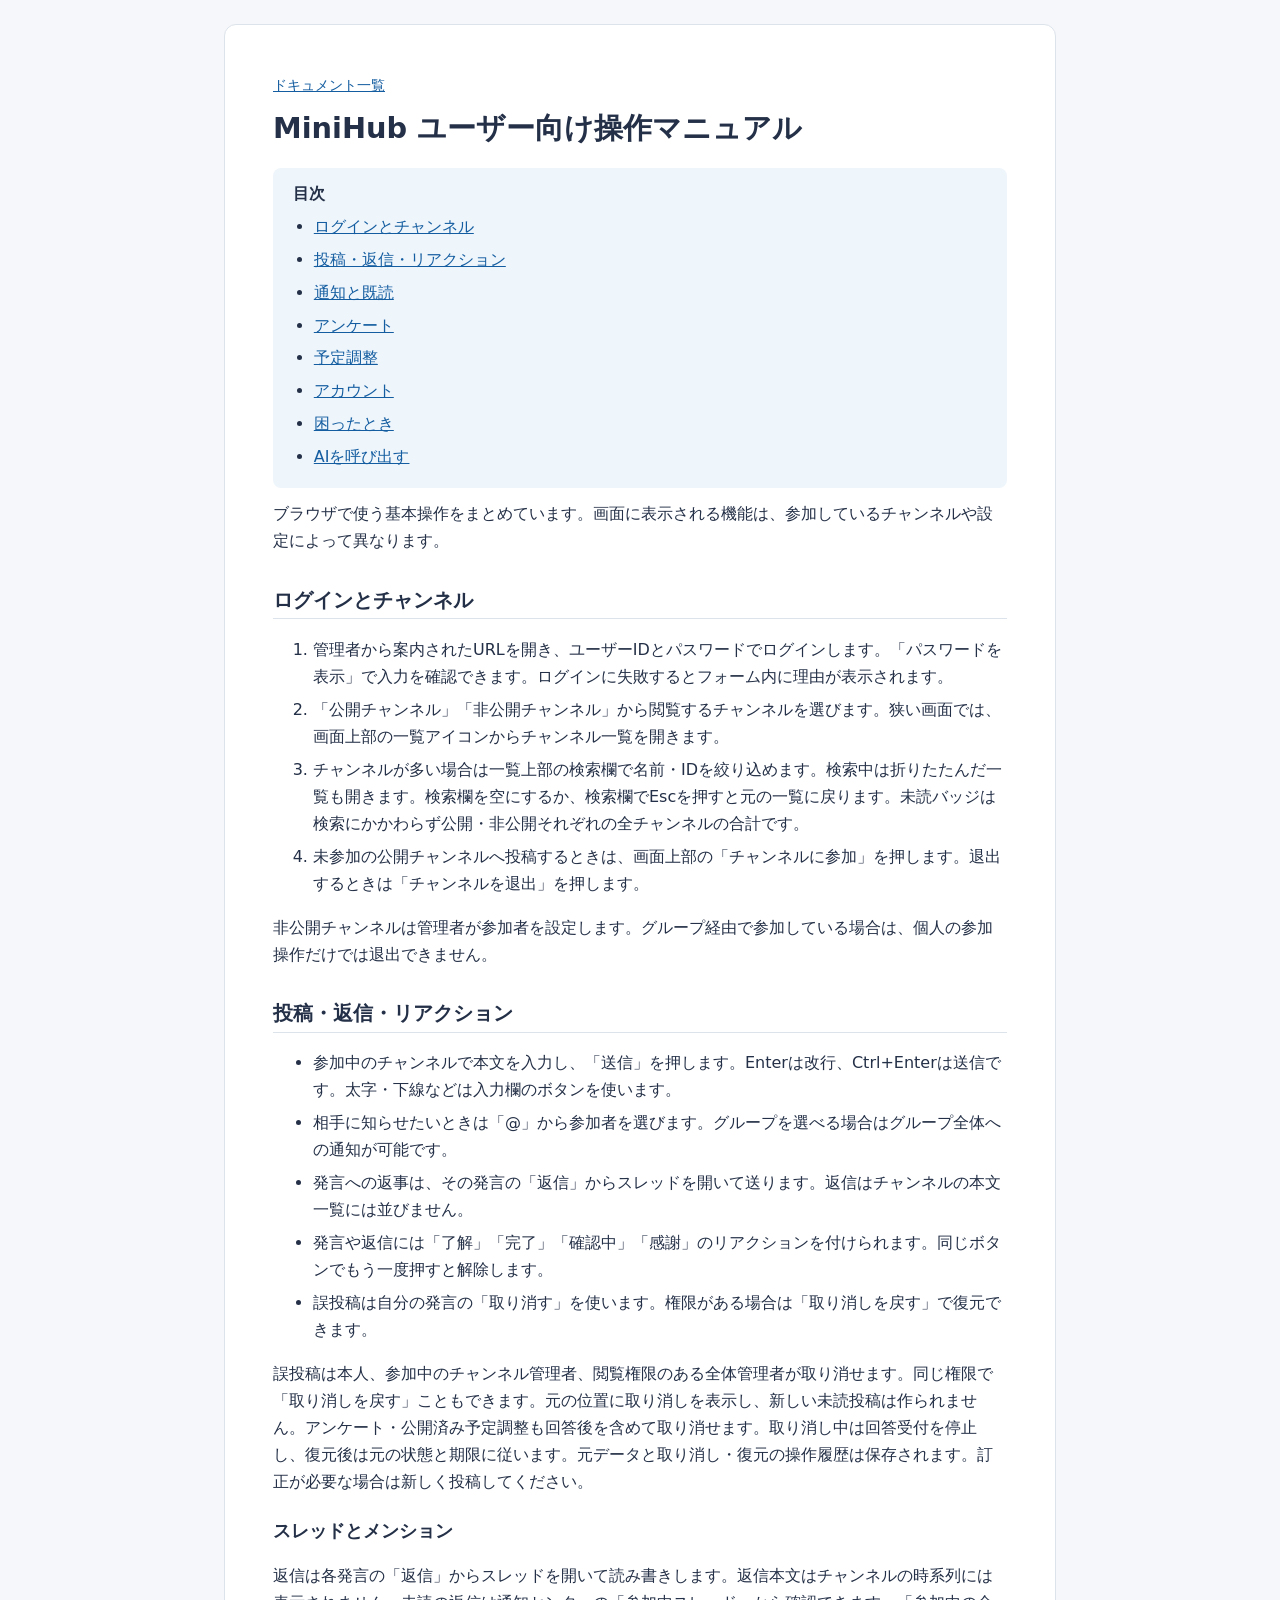
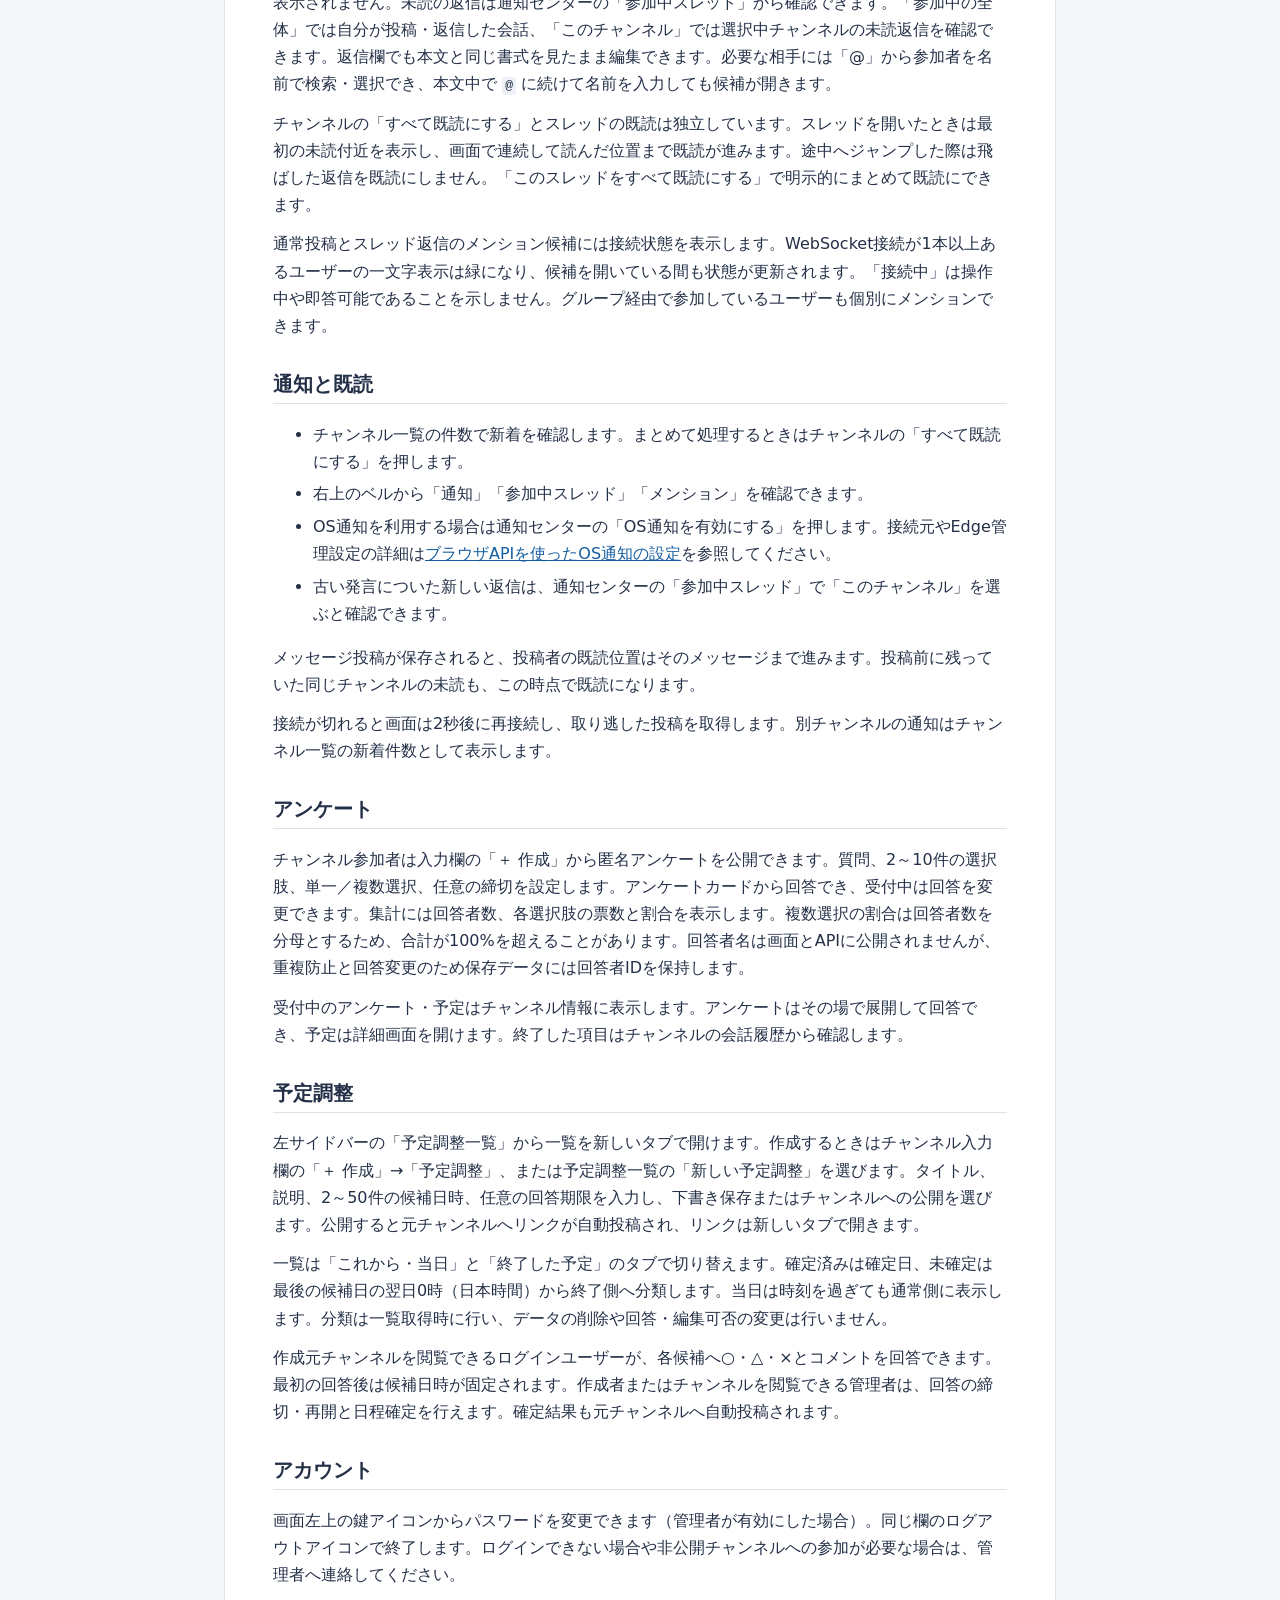
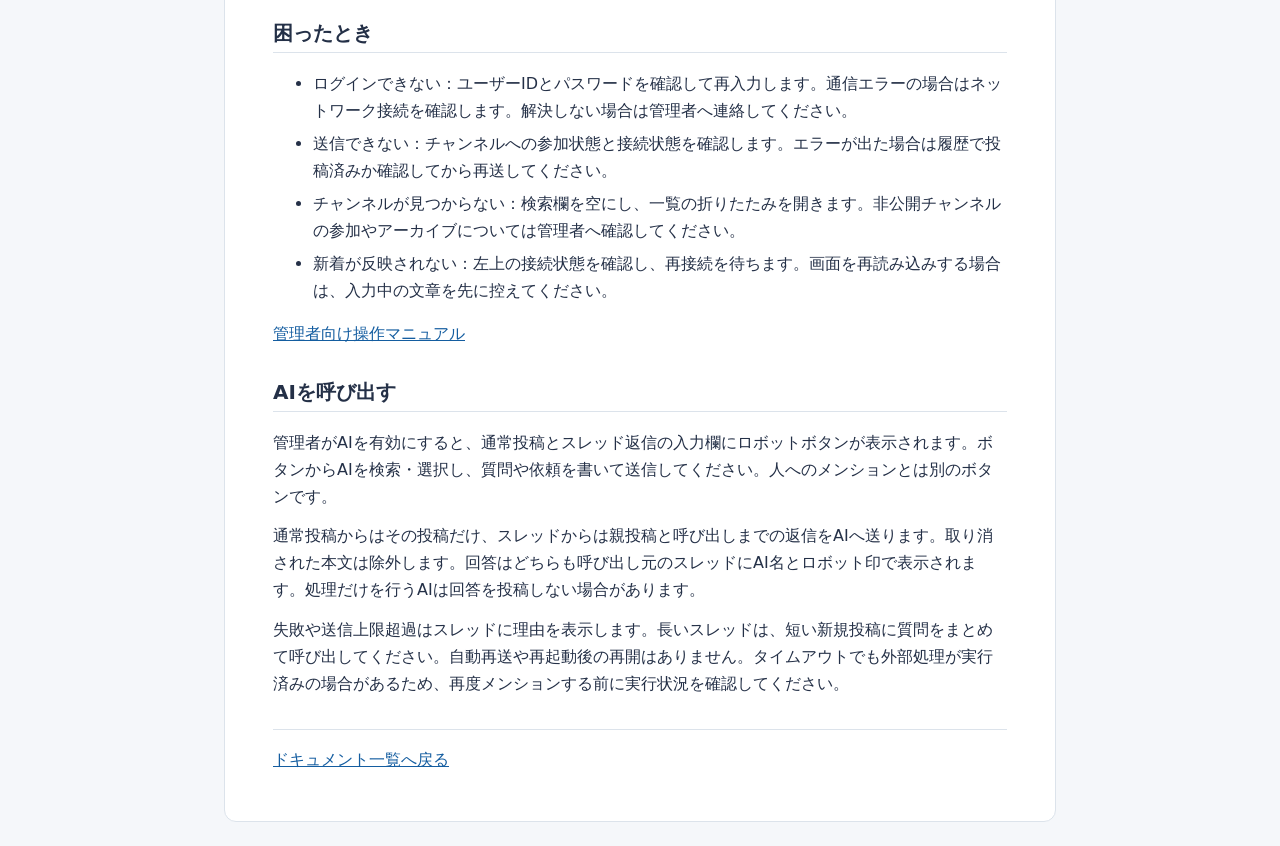
<file: docs_html/user-manual.html>
<!doctype html>
<html lang="ja">
<head>
  <meta charset="utf-8">
  <meta name="viewport" content="width=device-width, initial-scale=1">
  <title>MiniHub ユーザー向け操作マニュアル</title>
  <link rel="stylesheet" href="docs.css">
</head>
<body>
<main>
  <p class="breadcrumb"><a href="index.html">ドキュメント一覧</a></p>
<h1 id="section-1">MiniHub ユーザー向け操作マニュアル</h1>
<nav aria-label="目次"><strong>目次</strong><ul><li><a href="#login">ログインとチャンネル</a></li><li><a href="#messages">投稿・返信・リアクション</a></li><li><a href="#updates">通知と既読</a></li><li><a href="#polls">アンケート</a></li><li><a href="#schedules">予定調整</a></li><li><a href="#account">アカウント</a></li><li><a href="#troubleshooting">困ったとき</a></li><li><a href="#aiを呼び出す">AIを呼び出す</a></li></ul></nav>
<p>ブラウザで使う基本操作をまとめています。画面に表示される機能は、参加しているチャンネルや設定によって異なります。</p>
<h2 id="login">ログインとチャンネル</h2>
<ol>
<li>管理者から案内されたURLを開き、ユーザーIDとパスワードでログインします。「パスワードを表示」で入力を確認できます。ログインに失敗するとフォーム内に理由が表示されます。</li>
<li>「公開チャンネル」「非公開チャンネル」から閲覧するチャンネルを選びます。狭い画面では、画面上部の一覧アイコンからチャンネル一覧を開きます。</li>
<li>チャンネルが多い場合は一覧上部の検索欄で名前・IDを絞り込めます。検索中は折りたたんだ一覧も開きます。検索欄を空にするか、検索欄でEscを押すと元の一覧に戻ります。未読バッジは検索にかかわらず公開・非公開それぞれの全チャンネルの合計です。</li>
<li>未参加の公開チャンネルへ投稿するときは、画面上部の「チャンネルに参加」を押します。退出するときは「チャンネルを退出」を押します。</li>
</ol>
<p>非公開チャンネルは管理者が参加者を設定します。グループ経由で参加している場合は、個人の参加操作だけでは退出できません。</p>
<h2 id="messages">投稿・返信・リアクション</h2>
<ul>
<li>参加中のチャンネルで本文を入力し、「送信」を押します。Enterは改行、Ctrl+Enterは送信です。太字・下線などは入力欄のボタンを使います。</li>
<li>相手に知らせたいときは「@」から参加者を選びます。グループを選べる場合はグループ全体への通知が可能です。</li>
<li>発言への返事は、その発言の「返信」からスレッドを開いて送ります。返信はチャンネルの本文一覧には並びません。</li>
<li>発言や返信には「了解」「完了」「確認中」「感謝」のリアクションを付けられます。同じボタンでもう一度押すと解除します。</li>
<li>誤投稿は自分の発言の「取り消す」を使います。権限がある場合は「取り消しを戻す」で復元できます。</li>
</ul>
<p>誤投稿は本人、参加中のチャンネル管理者、閲覧権限のある全体管理者が取り消せます。同じ権限で「取り消しを戻す」こともできます。元の位置に取り消しを表示し、新しい未読投稿は作られません。アンケート・公開済み予定調整も回答後を含めて取り消せます。取り消し中は回答受付を停止し、復元後は元の状態と期限に従います。元データと取り消し・復元の操作履歴は保存されます。訂正が必要な場合は新しく投稿してください。</p>
<h3 id="section-4">スレッドとメンション</h3>
<p>返信は各発言の「返信」からスレッドを開いて読み書きします。返信本文はチャンネルの時系列には表示されません。未読の返信は通知センターの「参加中スレッド」から確認できます。「参加中の全体」では自分が投稿・返信した会話、「このチャンネル」では選択中チャンネルの未読返信を確認できます。返信欄でも本文と同じ書式を見たまま編集できます。必要な相手には「@」から参加者を名前で検索・選択でき、本文中で <code>@</code> に続けて名前を入力しても候補が開きます。</p>
<p>チャンネルの「すべて既読にする」とスレッドの既読は独立しています。スレッドを開いたときは最初の未読付近を表示し、画面で連続して読んだ位置まで既読が進みます。途中へジャンプした際は飛ばした返信を既読にしません。「このスレッドをすべて既読にする」で明示的にまとめて既読にできます。</p>
<p>通常投稿とスレッド返信のメンション候補には接続状態を表示します。WebSocket接続が1本以上あるユーザーの一文字表示は緑になり、候補を開いている間も状態が更新されます。「接続中」は操作中や即答可能であることを示しません。グループ経由で参加しているユーザーも個別にメンションできます。</p>
<h2 id="updates">通知と既読</h2>
<ul>
<li>チャンネル一覧の件数で新着を確認します。まとめて処理するときはチャンネルの「すべて既読にする」を押します。</li>
<li>右上のベルから「通知」「参加中スレッド」「メンション」を確認できます。</li>
<li>OS通知を利用する場合は通知センターの「OS通知を有効にする」を押します。接続元やEdge管理設定の詳細は<a href="browser-notifications.html">ブラウザAPIを使ったOS通知の設定</a>を参照してください。</li>
<li>古い発言についた新しい返信は、通知センターの「参加中スレッド」で「このチャンネル」を選ぶと確認できます。</li>
</ul>
<p>メッセージ投稿が保存されると、投稿者の既読位置はそのメッセージまで進みます。投稿前に残っていた同じチャンネルの未読も、この時点で既読になります。</p>
<p>接続が切れると画面は2秒後に再接続し、取り逃した投稿を取得します。別チャンネルの通知はチャンネル一覧の新着件数として表示します。</p>
<h2 id="polls">アンケート</h2>
<p>チャンネル参加者は入力欄の「＋ 作成」から匿名アンケートを公開できます。質問、2～10件の選択肢、単一／複数選択、任意の締切を設定します。アンケートカードから回答でき、受付中は回答を変更できます。集計には回答者数、各選択肢の票数と割合を表示します。複数選択の割合は回答者数を分母とするため、合計が100%を超えることがあります。回答者名は画面とAPIに公開されませんが、重複防止と回答変更のため保存データには回答者IDを保持します。</p>
<p>受付中のアンケート・予定はチャンネル情報に表示します。アンケートはその場で展開して回答でき、予定は詳細画面を開けます。終了した項目はチャンネルの会話履歴から確認します。</p>
<h2 id="schedules">予定調整</h2>
<p>左サイドバーの「予定調整一覧」から一覧を新しいタブで開けます。作成するときはチャンネル入力欄の「＋ 作成」→「予定調整」、または予定調整一覧の「新しい予定調整」を選びます。タイトル、説明、2～50件の候補日時、任意の回答期限を入力し、下書き保存またはチャンネルへの公開を選びます。公開すると元チャンネルへリンクが自動投稿され、リンクは新しいタブで開きます。</p>
<p>一覧は「これから・当日」と「終了した予定」のタブで切り替えます。確定済みは確定日、未確定は最後の候補日の翌日0時（日本時間）から終了側へ分類します。当日は時刻を過ぎても通常側に表示します。分類は一覧取得時に行い、データの削除や回答・編集可否の変更は行いません。</p>
<p>作成元チャンネルを閲覧できるログインユーザーが、各候補へ○・△・×とコメントを回答できます。最初の回答後は候補日時が固定されます。作成者またはチャンネルを閲覧できる管理者は、回答の締切・再開と日程確定を行えます。確定結果も元チャンネルへ自動投稿されます。</p>
<h2 id="account">アカウント</h2>
<p>画面左上の鍵アイコンからパスワードを変更できます（管理者が有効にした場合）。同じ欄のログアウトアイコンで終了します。ログインできない場合や非公開チャンネルへの参加が必要な場合は、管理者へ連絡してください。</p>
<h2 id="troubleshooting">困ったとき</h2>
<ul>
<li>ログインできない：ユーザーIDとパスワードを確認して再入力します。通信エラーの場合はネットワーク接続を確認します。解決しない場合は管理者へ連絡してください。</li>
<li>送信できない：チャンネルへの参加状態と接続状態を確認します。エラーが出た場合は履歴で投稿済みか確認してから再送してください。</li>
<li>チャンネルが見つからない：検索欄を空にし、一覧の折りたたみを開きます。非公開チャンネルの参加やアーカイブについては管理者へ確認してください。</li>
<li>新着が反映されない：左上の接続状態を確認し、再接続を待ちます。画面を再読み込みする場合は、入力中の文章を先に控えてください。</li>
</ul>
<p><a href="admin-manual.html">管理者向け操作マニュアル</a></p>
<h2 id="aiを呼び出す">AIを呼び出す</h2>
<p>管理者がAIを有効にすると、通常投稿とスレッド返信の入力欄にロボットボタンが表示されます。ボタンからAIを検索・選択し、質問や依頼を書いて送信してください。人へのメンションとは別のボタンです。</p>
<p>通常投稿からはその投稿だけ、スレッドからは親投稿と呼び出しまでの返信をAIへ送ります。取り消された本文は除外します。回答はどちらも呼び出し元のスレッドにAI名とロボット印で表示されます。処理だけを行うAIは回答を投稿しない場合があります。</p>
<p>失敗や送信上限超過はスレッドに理由を表示します。長いスレッドは、短い新規投稿に質問をまとめて呼び出してください。自動再送や再起動後の再開はありません。タイムアウトでも外部処理が実行済みの場合があるため、再度メンションする前に実行状況を確認してください。</p>
  <footer><a href="index.html">ドキュメント一覧へ戻る</a></footer>
</main>
</body>
</html>
</file>
<file: docs_html/docs.css>
:root { color-scheme: light; font-family: system-ui, "Yu Gothic", Meiryo, sans-serif; line-height: 1.7; color: #243047; background: #f5f7fa; }
    body { max-width: 880px; margin: 0 auto; padding: 1.5rem; }
    main { background: #fff; padding: clamp(1.25rem, 4vw, 3rem); border: 1px solid #dce3eb; border-radius: 12px; }
    h1, h2 { line-height: 1.35; } h1 { margin-top: 0; font-size: 1.8rem; } h2 { margin-top: 2rem; border-bottom: 1px solid #dce3eb; padding-bottom: .3rem; font-size: 1.25rem; }
    a { color: #145da0; } a:focus-visible { outline: 3px solid #f59e0b; outline-offset: 3px; }
    nav { background: #eef5fb; padding: .75rem 1.25rem; border-radius: 8px; } nav ul { margin: .4rem 0; padding-left: 1.3rem; }
    li { margin: .35rem 0; } p { margin: .75rem 0; } code { background: #eef1f5; padding: .1em .25em; border-radius: 3px; overflow-wrap: anywhere; } .lead { color: #526175; } .note { border-left: 4px solid #398668; background: #f0f8f4; padding: .6rem 1rem; }
    @media print { :root { background: white; } body { max-width: none; padding: 0; } main { border: 0; padding: 0; } a { color: inherit; text-decoration: none; } nav { break-inside: avoid; } h2 { break-after: avoid; } }
body { box-sizing: border-box; }
main { min-width: 0; overflow-wrap: anywhere; }
h3 { line-height: 1.4; margin-top: 1.5rem; font-size: 1.1rem; }
.breadcrumb { margin-top: 0; font-size: .9rem; }
footer { border-top: 1px solid #dce3eb; margin-top: 2rem; padding-top: 1rem; }
pre { max-width: 100%; overflow-x: auto; background: #eef1f5; padding: 1rem; border-radius: 6px; line-height: 1.5; }
pre code { background: none; padding: 0; overflow-wrap: normal; }
.table-wrap { overflow-x: auto; }
table { width: 100%; border-collapse: collapse; margin: 1rem 0; }
th, td { text-align: left; vertical-align: top; padding: .6rem; border: 1px solid #dce3eb; }
th { background: #eef5fb; }
@media (max-width: 480px) { body { padding: .75rem; } h1 { font-size: 1.5rem; } }
@media print { pre { white-space: pre-wrap; overflow: visible; overflow-wrap: anywhere; } pre code { overflow-wrap: anywhere; } .table-wrap { overflow: visible; } }
</file>
